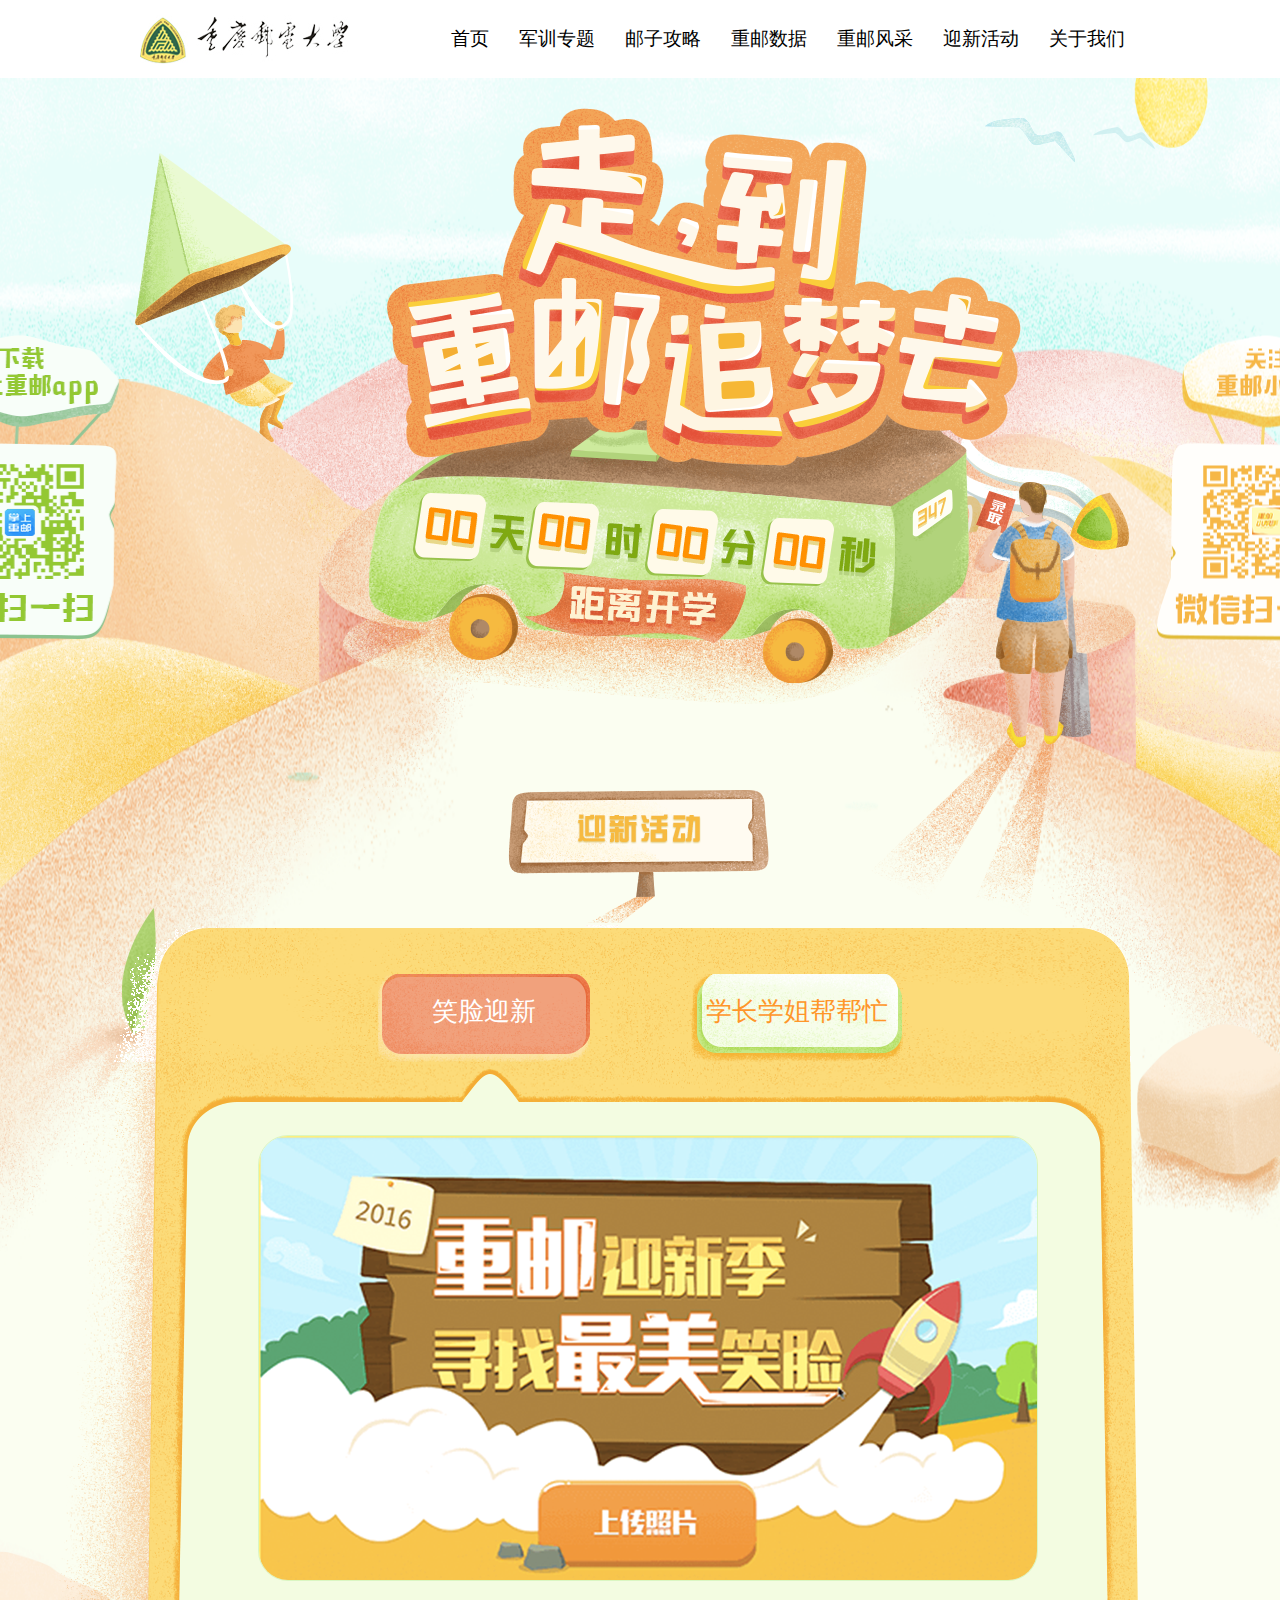
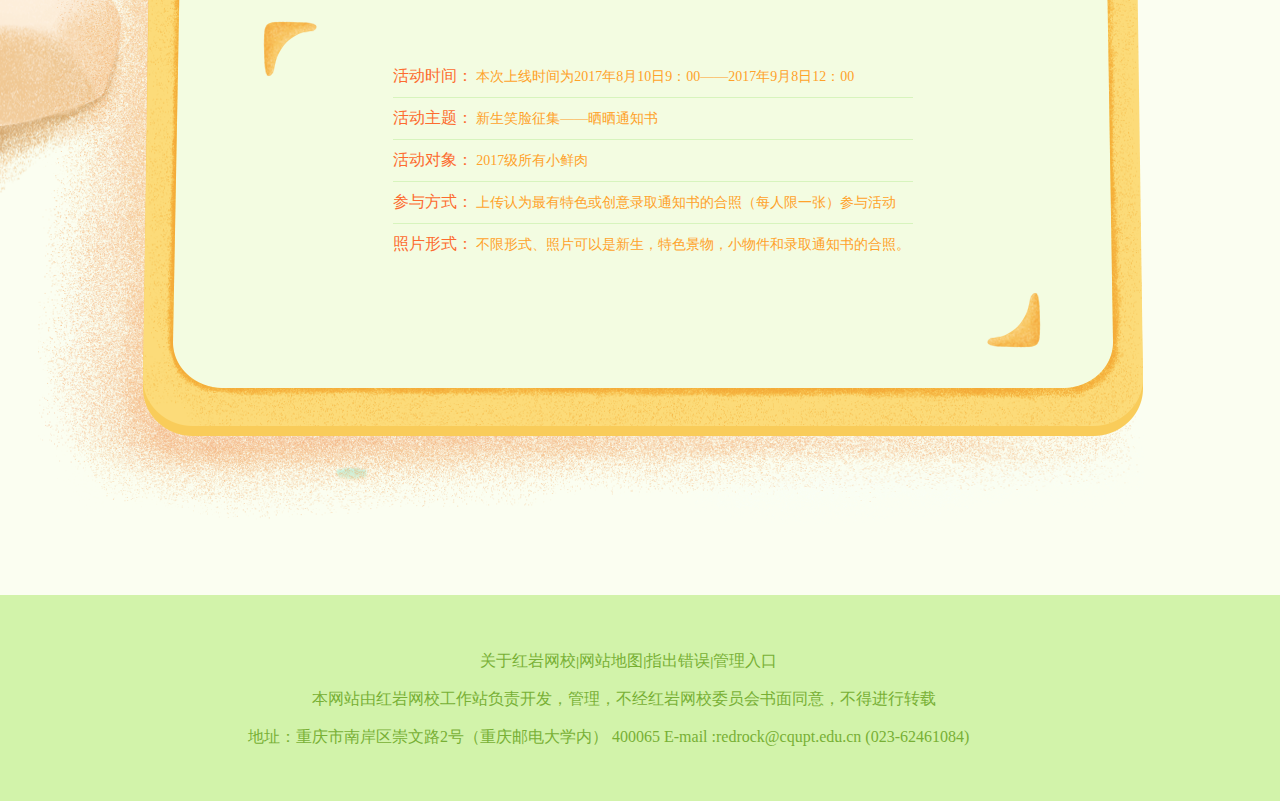
<file: activity.html>
<!DOCTYPE html>
<html>
<head>
    <meta charset="utf-8">
    <title>迎新活动</title>
    <link rel="stylesheet" type="text/css" href="css/activity.css">
</head>
<body>
    <div id="header">
        <div class="header_main">
            <div class="logo">
            <a href="http://www.cqupt.edu.cn/cqupt/index.shtml"><img src="imgs/logo.jpg"></a>
            </div>
            <ul>
                <li><a href="index.html">首页</a></li>
                <li><a href="train.html">军训专题</a></li>
                <li><a href="strategy.html">邮子攻略</a></li>
                <li><a href="data.html">重邮数据</a></li>
                <li><a href="mien.html">重邮风采</a></li>
                <li><a href="activity.html">迎新活动</a></li>
                <li><a href="http://hongyan.cqupt.edu.cn/aboutus/">关于我们</a></li>
            </ul>
        </div>
    </div>
    <div id="main">
        <div class="banner">
            <img src="imgs/fly_people.png" class="people">
            <img src="imgs/banner.png" class="banner_main">
            <img src="imgs/building.png" class="building">
            <img src="imgs/bird.png" class="bird">
            <div class="count_down">
                <span id="day">
                    <img src="imgs/0.png" alt="" id="dayten" class="day1">
                    <img src="imgs/0.png" alt="" id= "dayunit" class="day2">
                </span>
                <span id="hour">
                    <img src="imgs/0.png" alt="" id="hourten" class="hour1">
                    <img src="imgs/0.png" alt="" id="hourunit" class="hour2">
                </span>
                <span id="minute">
                    <img src="imgs/0.png" alt="" id="mten" class="minute1">
                    <img src="imgs/0.png" alt="" id="munit" class="minute2">
                </span>
                <span id="second">
                    <img src="imgs/0.png" alt="" id="sten" class="second1">
                    <img src="imgs/0.png" alt="" id="sunit" class="second2">
                </span>
            </div>
        </div>
        <div id="left_box" class="fly_box">
            <img src="imgs/app.png">
        </div>
        <div id="right_box" class="fly_box">
            <img src="imgs/helper.png">
        </div>
        <div class="activity">
            <div class="mili-box">
                <div class="mili">
                    <div class="mi_activity"></div>
                    <div class="mi_head">
                        <div class="mi_btn_box">
                            <div class="mi_btn1 mi_btn .clearfix">笑脸迎新</div>
                            <div class="mi_btn2 mi_btn .clearfix">学长学姐帮帮忙</div>
                        </div>
                    </div>
                    <div class="mi_mid1">
                        <div class="smile">
                            <div class="smile_top">
                                <img src="imgs/happy_face.png">
                            </div>
                            <div class="smile_bottom">
                                <div class="smile_area">
                                    <span class="smile_bottom_title">活动时间：</span>
                                    <span class="smile_bottom_content">本次上线时间为2017年8月10日9：00——2017年9月8日12：00</span>
                                </div>
                                <div class="smile_area">
                                    <span class="smile_bottom_title">活动主题：</span>
                                    <span class="smile_bottom_content">新生笑脸征集——晒晒通知书</span>
                                </div>
                                <div class="smile_area">
                                    <span class="smile_bottom_title">活动对象：</span>
                                    <span class="smile_bottom_content">2017级所有小鲜肉</span>
                                </div>
                                <div class="smile_area">
                                    <span class="smile_bottom_title">参与方式：</span>
                                    <span class="smile_bottom_content">上传认为最有特色或创意录取通知书的合照（每人限一张）参与活动</span>
                                </div>
                                <div class="smile_area">
                                    <span class="smile_bottom_title">照片形式：</span>
                                    <span class="smile_bottom_content">不限形式、照片可以是新生，特色景物，小物件和录取通知书的合照。</span>
                                </div>
                            </div>
                        </div>
                    </div>
                    <div class="mi_mid2" style="display: none;">
                        <!-- <div class="older_help"></div> -->
                        <div class="mi_tittle">
                            <ul class="classification clearfix">
                                <li class="all">
                                    <div>全部</div>
                                    <div class="underline"></div>
                                </li>
                                <li class="learn">
                                    <div>学习类</div>
                                    <div class="underline"></div>
                                    </li>
                                <li cals>
                                    <div>生活类</div>
                                    <div class="underline"></div>
                                </li>
                                <li>
                                    <div>活动类</div>
                                    <div class="underline"></div>

                                </li>
                                <li>
                                    <div>组织类</div>
                                    <div class="underline"></div>
                                </li>
                                <li class="other">
                                    <div>其他类</div>
                                    <div class="underline"></div>
                                </li>
                            </ul>
                        </div>
                        <div class="paging_box">
                            <div class="question">
                                <div class="content">提问内容</div>
                                <div class="questioner">提问者</div>
                                <div class="time">时间</div>
                            </div>
                            <div class="ul_container">
                                <ul id="ul1"></ul>
                                <ul id="ul2"></ul>
                                <div id="ul3"></div>
                            </div>
                            
                            <div id="div1">

                            </div>
                        </div>

                    </div>
                </div>
            </div>
        </div>
        <div class="grass">
            <img src="imgs/grass1.png">
        </div>
        <div class="go_top">
            <img src="imgs/reset.png" class="reset">
            <img src="imgs/reset_stone.png" class="stone">
        </div>
    </div>
    <div id="footer">
        <div class="footer_main">
            <span class="tongdao"><a href="#">关于红岩网校</a>|<a href="#">网站地图</a>|<a href="#">指出错误</a>|<a href="#">管理入口</a></span>
            <span class="shengming">本网站由红岩网校工作站负责开发，管理，不经红岩网校委员会书面同意，不得进行转载</span>
            <span class="relation">地址：重庆市南岸区崇文路2号（重庆邮电大学内） 400065 E-mail :redrock@cqupt.edu.cn (023-62461084)</span>
        </div>
    </div>
    <script src="js/daojishi.js"></script>
    <script src="js/goTop.js"></script>
    <script src="js/smile.js"></script>
    <script src='js/activity.js'></script>
</body>
</html>
</file>
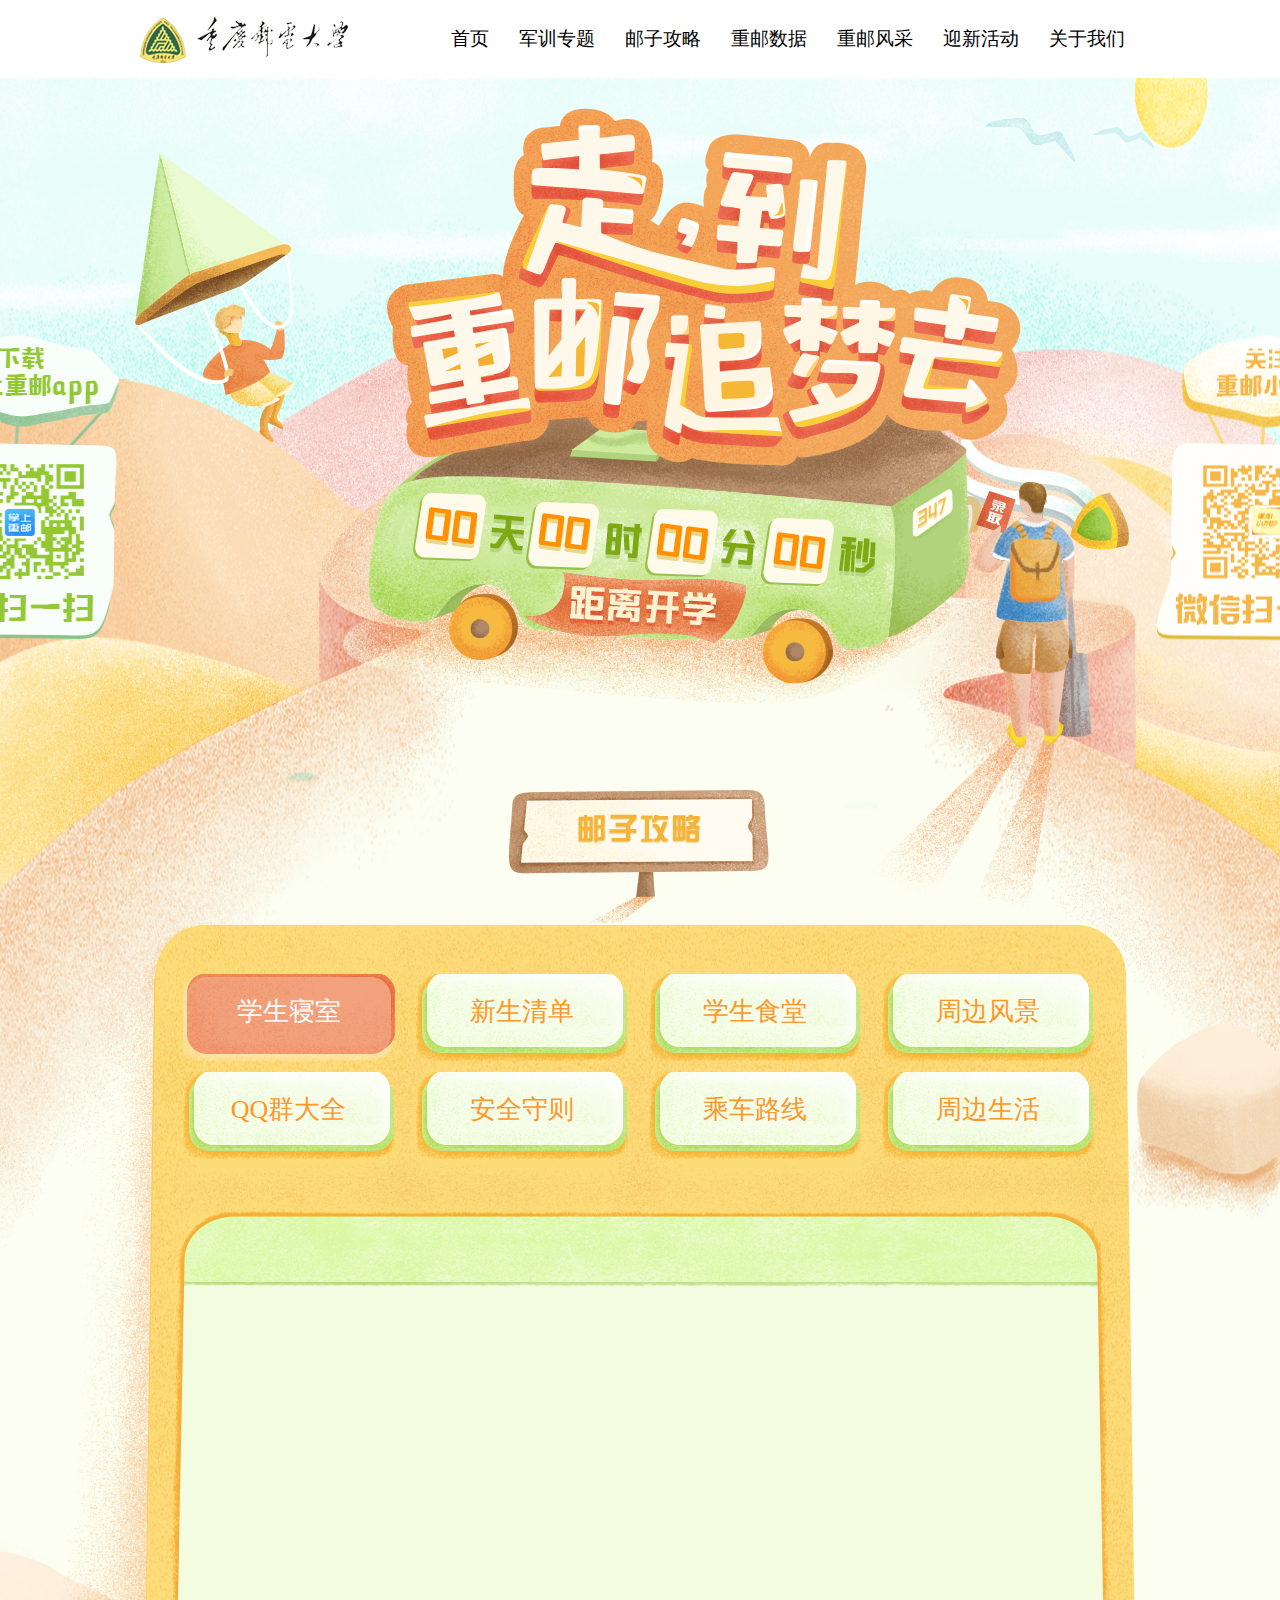
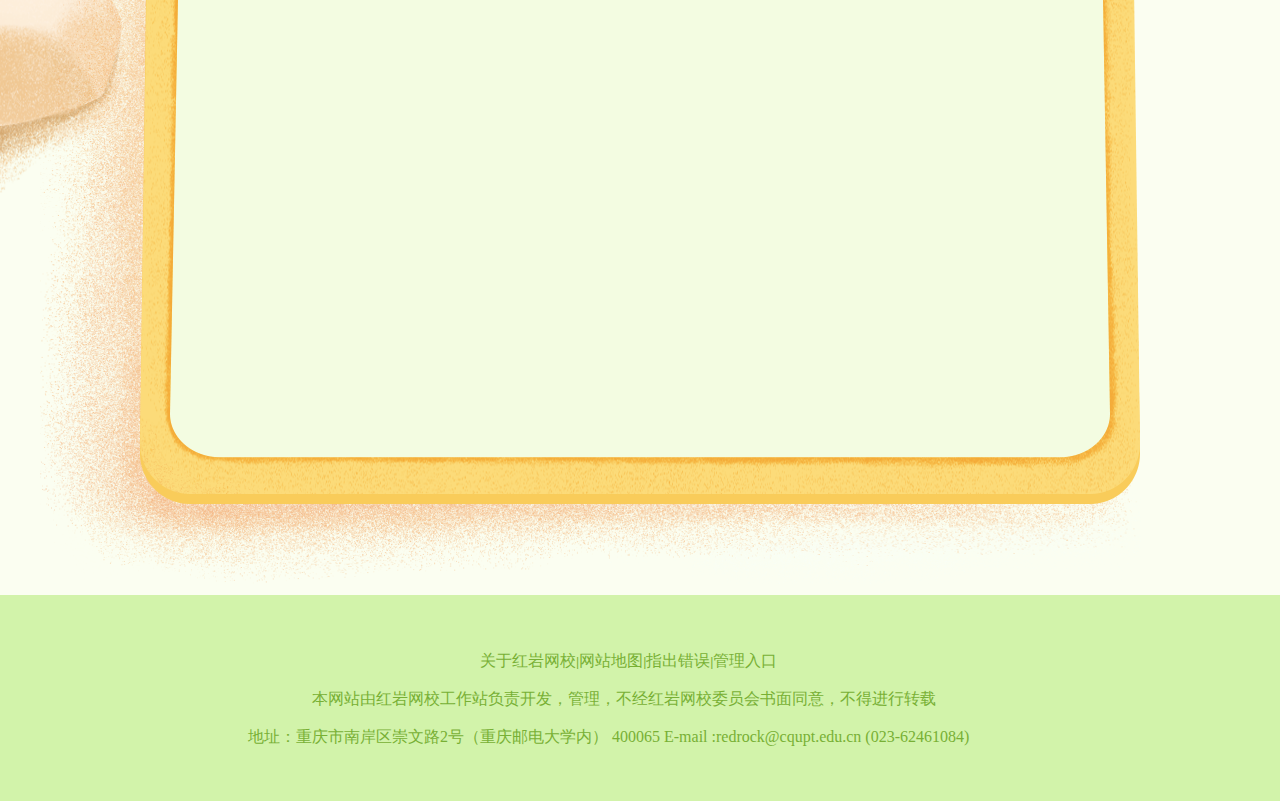
<file: strategy.html>
<!DOCTYPE html>
<html>
<head>
    <meta charset="utf-8">
    <title>邮子攻略</title>
    <link rel="stylesheet" type="text/css" href="css/strategy.css">
</head>
<body>
    <div id="header">
        <div class="header_main">
            <div class="logo">
            <a href="http://www.cqupt.edu.cn/cqupt/index.shtml"><img src="imgs/logo.jpg"></a>
            </div>
            <ul>
                <li><a href="index.html">首页</a></li>
                <li><a href="train.html">军训专题</a></li>
                <li><a href="strategy.html">邮子攻略</a></li>
                <li><a href="data.html">重邮数据</a></li>
                <li><a href="mien.html">重邮风采</a></li>
                <li><a href="activity.html">迎新活动</a></li>
                <li><a href="http://hongyan.cqupt.edu.cn/aboutus/">关于我们</a></li>
            </ul>
        </div>
    </div>
    <div id="main">
        <div class="banner">
            <img src="imgs/fly_people.png" class="people">
            <img src="imgs/banner.png" class="banner_main">
            <img src="imgs/building.png" class="building">
            <img src="imgs/bird.png" class="bird">
            <div class="count_down">
                <span id="day">
                    <img src="imgs/0.png" alt="" id="dayten" class="day1">
                    <img src="imgs/0.png" alt="" id= "dayunit" class="day2">
                </span>
                <span id="hour">
                    <img src="imgs/0.png" alt="" id="hourten" class="hour1">
                    <img src="imgs/0.png" alt="" id="hourunit" class="hour2">
                </span>
                <span id="minute">
                    <img src="imgs/0.png" alt="" id="mten" class="minute1">
                    <img src="imgs/0.png" alt="" id="munit" class="minute2">
                </span>
                <span id="second">
                    <img src="imgs/0.png" alt="" id="sten" class="second1">
                    <img src="imgs/0.png" alt="" id="sunit" class="second2">
                </span>
            </div>
        </div>
        <div id="left_box" class="fly_box">
            <img src="imgs/app.png">
        </div>
        <div id="right_box" class="fly_box">
            <img src="imgs/helper.png">
        </div>
        <div class="strategy">
            <div class="mili-box">
                <div class="mili">
                    <div class="mi_strategy"></div>
                    <div class="mi_main">
                        <div class="mi_btn_box">
                            <div class="mi_btn1 mi_btn .clearfix">学生寝室</div>
                            <div class="mi_btn2 mi_btn  clearfix">新生清单</div>
                            <div class="mi_btn3 mi_btn .clearfix">学生食堂</div>
                            <div class="mi_btn4 mi_btn .clearfix">周边风景</div>
                            <div class="mi_btn5 mi_btn .clearfix">QQ群大全</div>
                            <div class="mi_btn6 mi_btn .clearfix">安全守则</div>
                            <div class="mi_btn7 mi_btn .clearfix">乘车路线</div>
                            <div class="mi_btn8 mi_btn .clearfix">周边生活</div>
                        </div>
                    </div>
                    <div class="mi_mid1">
                        
                    </div>
                    <div class="mi_mid2" style="display: none;">
                        <div class="qingdan">
                            <span class="qingdan_title">报道时间：</span>
                            <span class="qingdan_main">本科新生2017年9月14、15日报道</span>
                        </div>
                        <div class="qingdan">
                            <span class="qingdan_title">报到地点：</span>
                            <span class="qingdan_main">重庆邮电大学风雨操场</span>
                        </div>
                        <div class="qingdan">
                            <span class="qingdan_title">新生必带：</span>
                            <span class="qingdan_main">自带同版近期照片共15张（要求光面相纸洗印，白底一寸，半神，正脸，免冠大头照片），新生档案，党团关系证明，户口本（需要迁户口的同学携带），录取通知书，高考准考证，身份证以及身份证（复印件多复印几份，多复印几份，虽然学校并未做要求），银行卡（缴学费）,少量现金。</span>
                        </div>
                        <div class="qingdan">
                            <span class="qingdan_title">洗护用品：</span>
                            <span class="qingdan_main">男生的剃须刀，女生的护肤品（男生也可以适当准备一些），日常洗漱需要的物品（诸如牙膏牙刷，毛巾，沐浴露，盆桶一以及洗衣物所需要的洗衣液，刷子等等。</span>
                        </div>
                        <div class="qingdan">
                            <span class="qingdan_title">衣物方面：</span>
                            <span class="qingdan_main">四季的外套、袜子等等（要是重庆本地的同学或者是经常回家的同学非当季的衣物可以不用携带），各种四晾衣物的工具（如衣叉，衣架等等）。蚊帐（根据个人喜好，也可以采用驱蚊液，这样就可以不挂蚊帐），一些基本的床上用品（枕头，被子等，被单最好准备两张，枕套同样如此），凉席（有了空调你也许会忘掉它），遮光帘（根据个人情况，要是对灯光比较敏感，建议准备），一些日常使用的药品（感冒药，创可贴之类的），台灯，还有各类寝室神器（这些就根据自己的实际需要进行添置）。</span>
                        </div>
                        <div class="qingdan">
                            <span class="qingdan_title">个人物品：</span>
                            <span class="qingdan_main">电脑（笔记本最宜，其他的数码产品根据自己的情况进行添置），以及一些学习物品（签字笔，笔记本等等），台灯，水杯等等。</span>
                        </div>
                    </div>
                    <div class="mi_mid3" style="display: none;">
                        
                    </div>
                    <div class="mi_mid4" style="display: none;">
                        
                    </div>
                    <div class="mi_mid5" style="display: none;">
                        <div class="qq">
                            <div class="qun">
                                <div class="xinshengqun">
                                    <div class="qun_title">
                                        新生群
                                    </div>
                                    <div class="qun_main">
                                        <div class="qun_main_left">
                                            <span>2017贴吧新生总群：636208141</span>
                                            <span>通信与信息工程学院：498167991</span>
                                            <span>计算机与科学技术学院：638612170</span>
                                            <span>自动化学院：574872113</span>
                                            <span>光电学院 国际半导体学院：636449199</span>
                                            <span>外国语学院：333094013</span>
                                            <span>传媒艺术学院：527468298</span>
                                            <span>国际学院：17443276</span>
                                            <span>2017级重邮编导交流群：277821038</span>
                                            <span>先进制造学院：563565394.</span>
                                        </div>
                                        <div class="qun_main_right">
                                            <span>生物学院：637402699</span>
                                            <span>生物2017级新生群：654028289</span>
                                            <span>信息管理和信息系统：362192309</span>
                                            <span>经济管理学院： 545772871</span>
                                            <span>工程管理：552540368</span>
                                            <span>软件工程学院：482656306</span>
                                            <span>安法学院院学生会认证官方新生群：162240404</span>
                                            <span>安法学院新生群：615223073</span>
                                            <span>理学院：575159267</span>
                                            <span>体育学院：649510732</span>
                                        </div>
                                    </div>
                                </div>
                                <div class="laoxiangqun">
                                    <div class="qun_title">
                                        老乡群
                                    </div>
                                    <div class="qun_main">
                                        <div class="qun_main_left">
                                            <span>贵州2017：601631814</span>
                                            <span>河北： 548535234</span>
                                            <span>安徽： 562487104</span>
                                            <span>辽宁： 134489031</span>
                                            <span>河南： 310222276</span>
                                            <span>河南： 251311309</span>
                                            <span>河南安阳： 116198098</span>
                                            <span>山东： 384043802</span>
                                            <span>江苏： 123736116</span>
                                            <span>黑龙江： 316348915</span>
                                            <span>潮汕： 4958681</span>
                                            <span>江西： 3889855</span>
                                            <span>江西上饶： 476426072</span>
                                            <span>浙江： 247010642</span>
                                            <span>广西贵港： 5819894</span>
                                            <span>广西南宁： 16026851</span>
                                            <span>广西： 9651531</span>
                                            <span>广西柳州： 7045893</span>
                                            <span>广东： 113179139</span>
                                            <span>广东韶关： 66484867</span>
                                            <span>广东惠州： 213337022</span>
                                            <span>山西： 119738941</span>
                                            <span>海南： 9334029</span>
                                            <span>福建： 173210510</span>
                                            <span>吉林： 118060379</span>
                                            <span>云南宣威： 211910023</span>
                                            <span>云南玉溪： 256581906</span>
                                            <span>云南曲靖： 117499346</span>
                                            <span>云南： 548640416</span>
                                            <span>云南老乡会（包括云南各地）官方群： 42052111</span>
                                            <span>天津： 8690505</span>
                                            <span>湖北恩施： 179765240</span>
                                            <span>湖北： 33861584</span>
                                            <span>湖北黄冈老乡群： 181704337</span>
                                            <span>湖南： 204491110</span>
                                        </div>
                                        <div class="qun_main_right">
                                            <span>重庆梁平： 85423833</span>
                                            <span>重庆忠县： 115637967</span>
                                            <span>重庆铜梁： 198472776</span>
                                            <span>重庆大足： 462534986</span>
                                            <span>重庆开县： 5657168</span>
                                            <span>重庆荣昌： 149452192</span>
                                            <span>重庆永川： 467050041</span>
                                            <span>重庆丰都： 343292119</span>
                                            <span>重庆涪陵： 199748999</span>
                                            <span>重庆云阳： 118971621</span>
                                            <span>重庆璧山： 112571803</span>
                                            <span>重庆石柱： 289615375</span>
                                            <span>重庆彭水： 283978475</span>
                                            <span>重庆南川： 423494314</span>
                                            <span>重庆长寿： 69124125</span>
                                            <span>重庆垫江 307233230</span>
                                            <span>重庆合川： 226325326</span>
                                            <span>重庆荣昌： 149452192</span>
                                            <span>重庆綦江： 109665788</span>
                                            <span>重庆奉节： 50078959</span>
                                            <span>重庆铜梁： 198472776</span>
                                            <span>重庆黔江： 102897346</span>
                                            <span>重庆万州： 469527984</span>
                                            <span>重庆巫溪： 143884210</span>
                                            <span>重庆巫山： 129440237</span>
                                            <span>四川简阳： 570320904</span>
                                            <span>四川大群： 148985246   142604890</span>
                                            <span>四川成都： 298299346</span>
                                            <span>四川自贡： 444020511</span>
                                            <span>四川绵阳： 191653502</span>
                                            <span>陕西： 193388613</span>
                                            <span>新疆： 248052400</span>
                                            <span>青海： 282597612</span>
                                            <span>北京： 143833720</span>
                                            <span>甘肃美术老乡： 578076400</span>
                                            <span>甘肃： 155724412</span>
                                        </div>
                                    </div>
                                </div>
                                <div class="loudong">
                                    <div class="qun_title">
                                        
                                    </div>
                                    <div class="qun_main">
                                        
                                    </div>
                                </div>
                            </div>
                        </div>
                        <div class="scroll_w">
                            <div class="scroll">   
                            </div>
                        </div>
                    </div>
                    <div class="mi_mid6" style="display: none;">
                        <div class="anquan1">
                            <span class="anquan_title">防止上当：</span>
                            <span class="anquan_main">一些不法分子利用新生刚入学不熟悉的情况，以老师，学长或者老乡的身份骗取新生信任，然后以代费、减免学费等多种方式进行诈骗。</span>
                        </div>
                        <div class="anquan1">
                            <span class="anquan_title">现金适当：</span>
                            <span class="anquan_main">不携带过多现金。数额较大的现金应该及时存入银行，存折、银行卡、身份证尽量分开放；使用银行卡要谨慎以防密码泄露。</span>
                        </div>
                        <div class="anquan1">
                            <span class="anquan_title">拒绝推销：</span>
                            <span class="anquan_main">拒绝上门推销。许多不法分子以到寝室推销为名进行诈骗或盗窃，如若发现上门推销人员，应该及时报告宿管人员或者保卫处。</span>
                        </div>
                        <div class="anquan1">
                            <span class="anquan_title">注意防盗：</span>
                            <span class="anquan_main">室内注意防盗。要保管好自己的笔记本电脑、手机等贵重物品，不要将其随意放置，以免被“顺手牵羊”。</span>
                        </div>
                        <div class="anquan1">
                            <span class="anquan_title">消防安全：</span>
                            <span class="anquan_main">注意消防安全。爱护消防设施，寝室内不违章使用大功率电器。</span>
                        </div>
                        <div class="anquan1 anquan">
                            <span class="anquan_title">交通安全：</span>
                            <span class="anquan_main">注意交通安全。不乘坐“黑车”和存在安全隐患的车辆。</span>
                        </div>
                        <div class="anquan2">
                            <img src="imgs/question_mark.png"><span>遇到情况及时与公安机关联系。在遇到不法侵害时，要及时与公安机关（110）或者学校保卫处联系（62461018,62460110）</span>
                        </div>
                    </div>
                    <div class="mi_mid7" style="display: none;">
                        <div class="chengche">
                            <span class="che_title">迎新接站：</span>
                            <span class="che_main">报道期间，我校将在重庆火车北站南、北广场设新生接待站，有同学负责引导新生到指定地点乘车。</span>
                        </div>
                        <div class="chengche">
                            <span class="che_title">重庆江北机场（距离学校约40公里）：</span>
                            <span class="che_main">可乘机场大巴至上清寺后转乘108路公交车至南坪，再转乘346或347路公交车到学校；或乘轻轨三号线到南坪，再转乘346或347路公交车到学校；直接打车到校费用约为70元；</span>
                        </div>
                        <div class="chengche">
                            <span class="che_title">龙头寺火车站、重庆北站（距离学校约20公里）：</span>
                            <span class="che_main">乘323路或168路公交车至南坪，转乘346或347路公交车至学校：或乘轻轨三号线到南坪，再转乘346或347路公交车到学校；直接打车到校费用约40元；</span>
                        </div>
                        <div class="chengche">
                            <span class="che_title">菜园坝火车站、汽车站（距离学校约12公里）：</span>
                            <span class="che_main">可在菜园坝广场乘347路公交车至学校；直接打车到校费用约为25元；</span>
                        </div>
                        <div class="chengche">
                            <span class="che_title">朝天门码头（距离学校约9公里）：</span>
                            <span class="che_main">可乘车至南坪后转乘346或347路公交车至学校；直接打车到校费用约为20元。</span>
                        </div>
                    </div>
                    <div class="mi_mid8" style="display: none;">
                        
                    </div>
                </div>
            </div>
        </div>
        <div class="grass">
            <img src="imgs/grass1.png">
        </div>
        <div class="go_top">
            <img src="imgs/reset.png" class="reset">
            <img src="imgs/reset_stone.png" class="stone">
        </div>
    </div>
    <div id="footer">
        <div class="footer_main">
            <span class="tongdao"><a href="#">关于红岩网校</a>|<a href="#">网站地图</a>|<a href="#">指出错误</a>|<a href="#">管理入口</a></span>
            <span class="shengming">本网站由红岩网校工作站负责开发，管理，不经红岩网校委员会书面同意，不得进行转载</span>
            <span class="relation">地址：重庆市南岸区崇文路2号（重庆邮电大学内） 400065 E-mail :redrock@cqupt.edu.cn (023-62461084)</span>
        </div>
    </div>
    <script src="js/strategy.js"></script>
    <script src="js/daojishi.js"></script>
    <script src="js/goTop.js"></script>
</body>
</html>
</file>
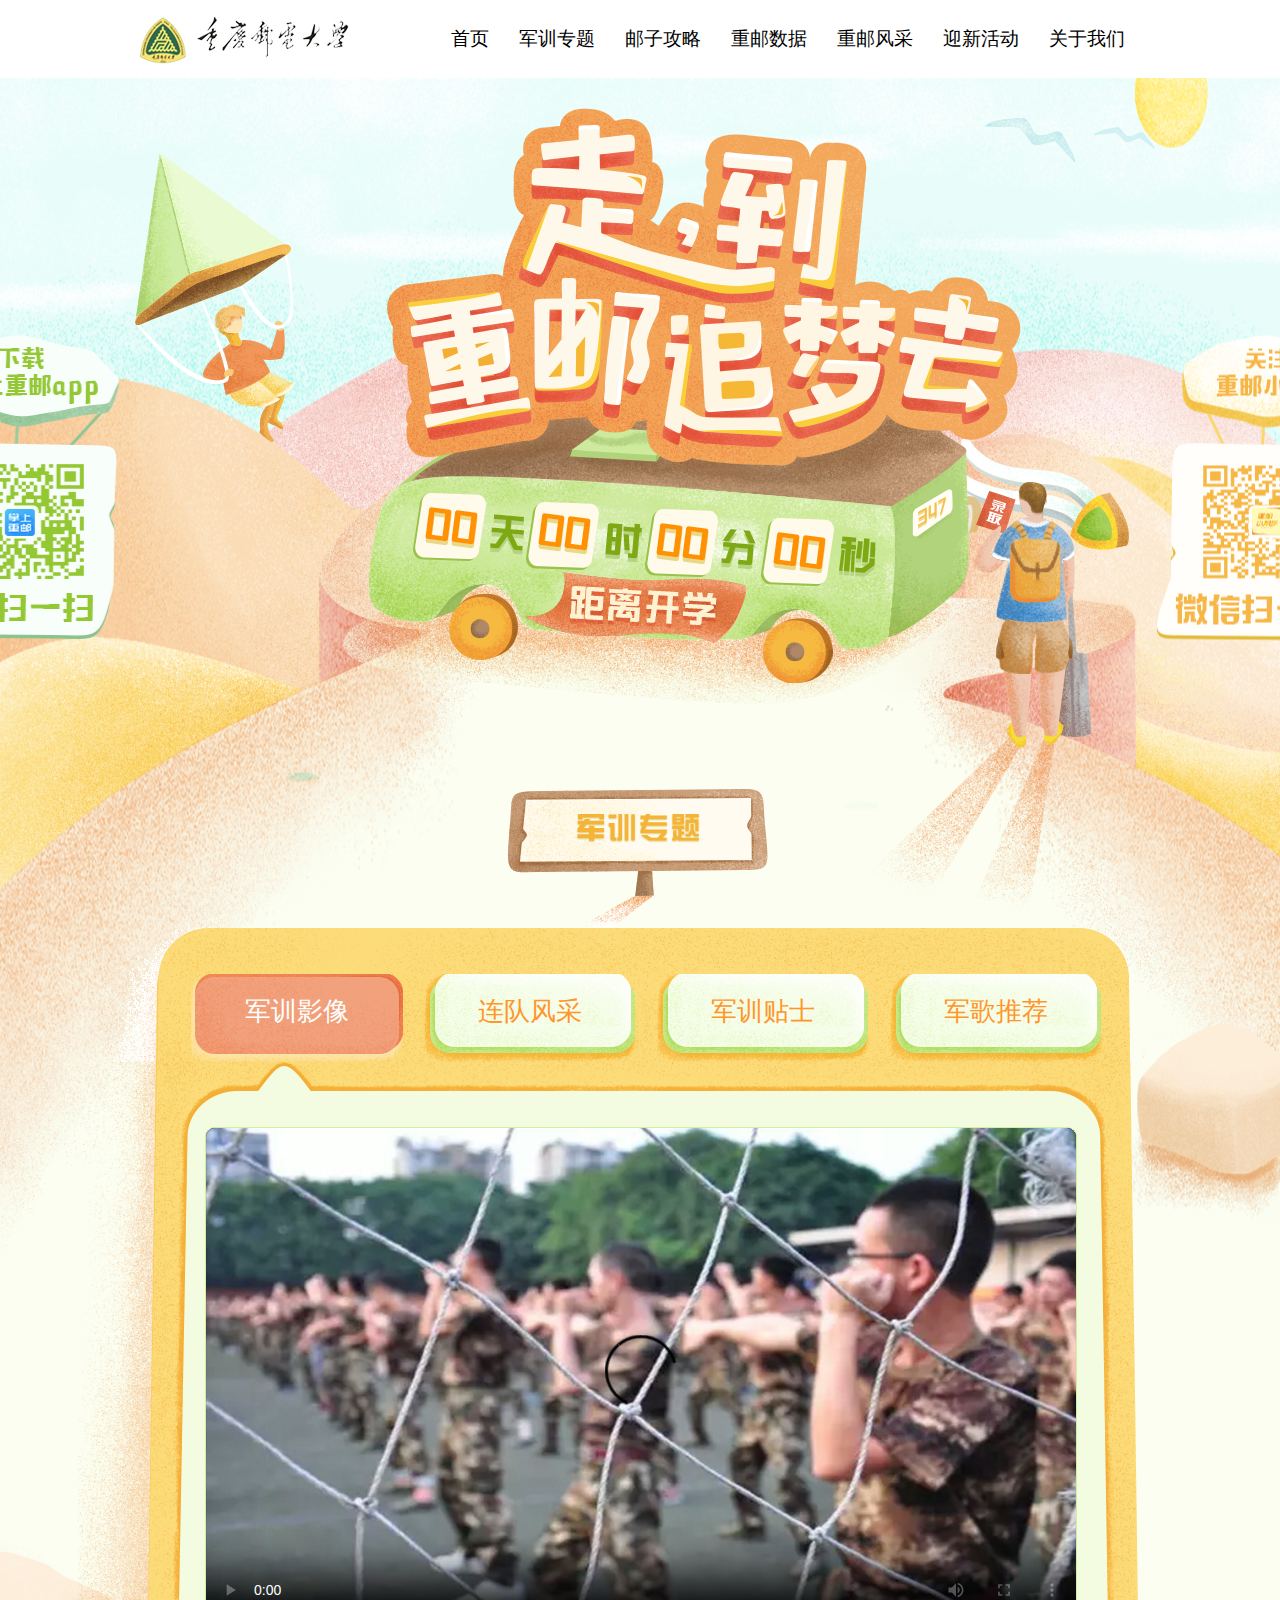
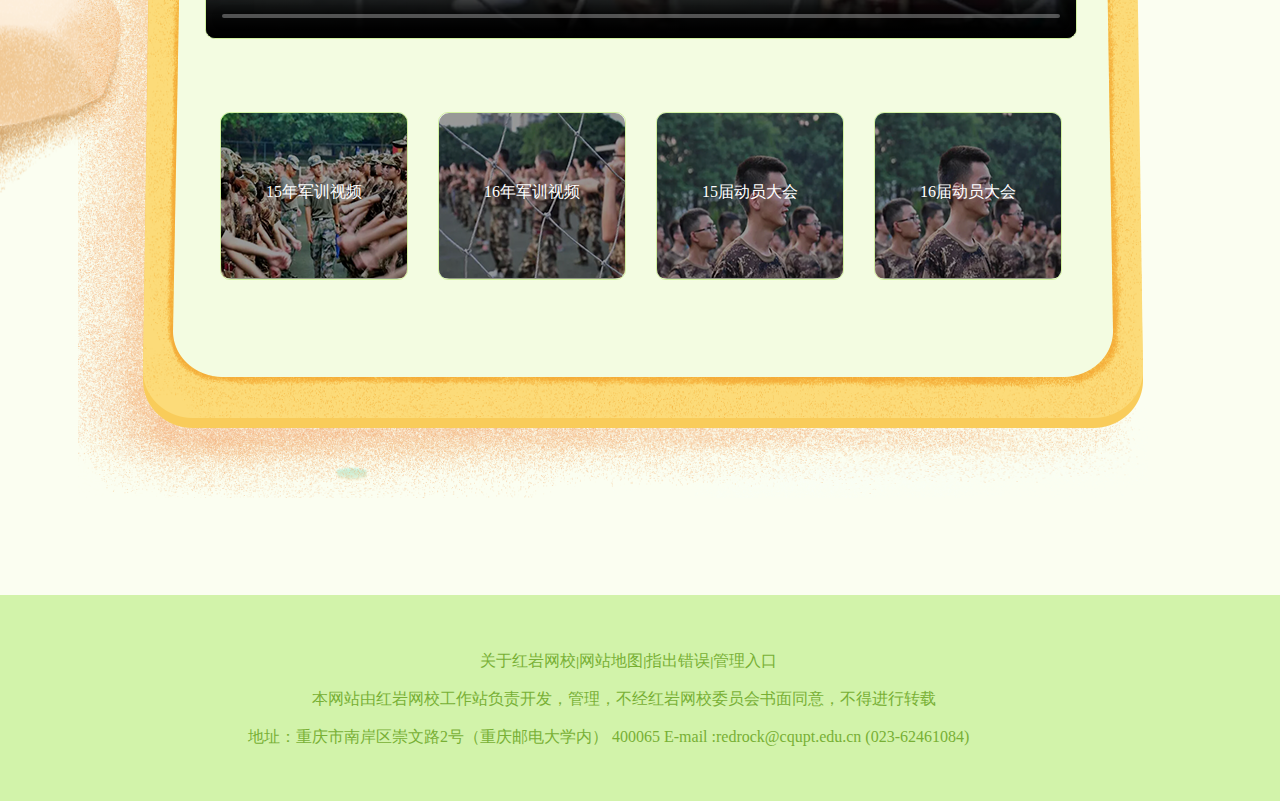
<file: train.html>
<!DOCTYPE html>
<html>
<head>
    <meta charset="utf-8">
    <title>军训专题</title>
    <link rel="stylesheet" type="text/css" href="css/train.css">
</head>
<body> 
    <div id="header">
        <div class="header_main">
            <div class="logo">
            <a href="http://www.cqupt.edu.cn/cqupt/index.shtml"><img src="imgs/logo.jpg"></a>
            </div>
            <ul>
                <li><a href="index.html">首页</a></li>
                <li><a href="train.html">军训专题</a></li>
                <li><a href="strategy.html">邮子攻略</a></li>
                <li><a href="data.html">重邮数据</a></li>
                <li><a href="mien.html">重邮风采</a></li>
                <li><a href="activity.html">迎新活动</a></li>
                <li><a href="http://hongyan.cqupt.edu.cn/aboutus/">关于我们</a></li>
            </ul>
        </div>
    </div>
    <div id="main">
        <div class="banner">
            <img src="imgs/fly_people.png" class="people">
            <img src="imgs/banner.png" class="banner_main">
            <img src="imgs/building.png" class="building">
            <img src="imgs/bird.png" class="bird">
            <div class="count_down">
                <span id="day">
                    <img src="imgs/0.png" alt="" id="dayten" class="day1">
                    <img src="imgs/0.png" alt="" id= "dayunit" class="day2">
                </span>
                <span id="hour">
                    <img src="imgs/0.png" alt="" id="hourten" class="hour1">
                    <img src="imgs/0.png" alt="" id="hourunit" class="hour2">
                </span>
                <span id="minute">
                    <img src="imgs/0.png" alt="" id="mten" class="minute1">
                    <img src="imgs/0.png" alt="" id="munit" class="minute2">
                </span>
                <span id="second">
                    <img src="imgs/0.png" alt="" id="sten" class="second1">
                    <img src="imgs/0.png" alt="" id="sunit" class="second2">
                </span>
            </div>
        </div>
        <div id="left_box" class="fly_box">
            <img src="imgs/app.png">
        </div>
        <div id="right_box" class="fly_box">
            <img src="imgs/helper.png">
        </div>
        <div class="train">
            <div class="mili-box">
                <div class="mili">
                    <div class="mi_train"></div>
                    <div class="mi_head">
                        <div class="mi_btn_box">
                            <div class="mi_btn1 mi_btn .clearfix">军训影像</div>
                            <div class="mi_btn2 mi_btn .clearfix">连队风采</div>
                            <div class="mi_btn3 mi_btn .clearfix">军训贴士</div>
                            <div class="mi_btn4 mi_btn .clearfix">军歌推荐</div>
                        </div>
                    </div>
                    <div class="mi_mid1">
                        <div class="video">
                            <video width="870x" height="510px" controls="controls" poster='imgs/preload1.png' data-setup='{"aspectRatio":"870:510"}'>
                                <source src="https://vjs.zencdn.net/v/oceans.mp4" type='video/mp4' />
                                <source src="https://vjs.zencdn.net/v/oceans.webm" type='video/webm'/>
                            </video>
                        </div>
                        <div class="video_list">
                            <ul>
                                <li>
                                    <span class="list_title">15年军训视频</span>
                                    <div class="zhezhao"></div>
                                    <img src="imgs/video_list1.png">
                                </li>
                                <li>
                                    <span class="list_title">16年军训视频</span>
                                    <div class="zhezhao"></div>
                                    <img src="imgs/video_list2.png">
                                </li>
                                <li>
                                    <span class="list_title">15届动员大会</span>
                                    <div class="zhezhao"></div>
                                    <img src="imgs/video_list3.png">
                                </li>
                                <li>
                                    <span class="list_title">16届动员大会</span>
                                    <div class="zhezhao"></div>
                                    <img src="imgs/video_list4.png">
                                </li>
                            </ul>
                        </div>
                    </div>
                    <div class="mi_mid2" style="display: none;">
                        <div id="fc_box">
                            <div class="fc_head">
                                <div class="leftArrow"></div>
                                <div class="fc_head_title">五营</div>
                                <div class="rightArrow"></div>
                            </div>
                            <div class="fc_mid">
                                <ul class="fc_content clearfix" style="left: 0;">
                                    <li class="fc_li">
                                        <ul class=".clearfix">
                                            <li class="row1">
                                                <div class="row_wrap"></div>
                                                <div class="semi-circle">
                                                    <p>二连一排</p>
                                                </div>
                                            </li>
                                            <li class="row2">
                                                 <div class="row_wrap"></div>
                                                 <div class="semi-circle">
                                                     <p>二连一排</p>
                                                 </div>
                                            </li>
                                            <li class="row3">
                                                 <div class="row_wrap"></div>
                                                 <div class="semi-circle">
                                                     <p>二连一排</p>
                                                 </div>
                                            </li>
                                            <li class="row4">
                                                 <div class="row_wrap"></div>
                                                 <div class="semi-circle">
                                                     <p>二连一排</p>
                                                 </div>
                                            </li>
                                            <li class="fc_pic row5">
                                                <div class="row_wrap"></div>
                                                <div class="semi-circle">
                                                    <p>二连一排</p>
                                                </div>
                                            </li>
                                            <li class="row6">
                                                <div class="row_wrap"></div>
                                                <div class="semi-circle">
                                                    <p>二连一排</p>
                                                </div>
                                            </li>
                                            <li class="row7">
                                                <div class="row_wrap"></div>
                                                <div class="semi-circle">
                                                    <p>二连一排</p>
                                                </div>
                                            </li>
                                            <li class="row8">
                                                <div class="row_wrap"></div>
                                                <div class="semi-circle">
                                                    <p>二连一排</p>
                                                </div>
                                            </li>
                                            <li class="row9">
                                                <div class="row_wrap"></div>
                                                <div class="semi-circle">
                                                    <p>二连一排</p>
                                                </div>
                                            </li>
                                           <!--  <li class="row"></li>
                                            <li></li>
                                            <li></li> -->
                                        </ul>
                                    </li>
                                    <!-- <li class="fc_li2"></li>
                                    <li class="fc_li3">3</li>
                                    <li class="fc_li4">4</li>
                                    <li class="fc_li5">5</li> -->
                                </ul>
                            </div>
                            <div class="fc_bar">
                                <div class="fc_scroll"></div>
                            </div>
                        </div>
                    </div>
                    <div class="mi_mid3" style="display: none;">
                        <ul class="mid3_title">
                            <li>
                                <span class="small_title xunlian active1">训练内容</span>
                                <span class="underline underline1 active2"></span>
                            </li>
                            <li>
                                <span class="small_title zhishi">军训知识</span>
                                <span class="underline underline2"></span>
                            </li>
                            <li>
                                <span class="small_title jilv">军训纪律</span>
                                <span class="underline underline3"></span>
                            </li> 
                        </ul>
                        <div class="content">
                            <div class="content_area">
                            <span class="content_title">齐步练习：</span>
                            <span class="content_main">齐步走通常是部队的训练内容，但现在随着军训的普及，“齐步走”正融入到我们的日常生活之中，由于齐步走不仅能够塑造人的良好体型，提高服从意识，所以对齐步走得训练越来越多。</span>
                            </div>
                            <div class="content_area">
                                <span class="content_title">踢正步：</span>
                                <span class="content_main">齐步走通常是部队的训练内容，但现在随着军训的普及，“齐步走”正融入到我们的日常生活之中，由于齐步走不仅能够塑造人的良好体型，提高服从意识，所以对齐步走得训练越来越多。</span>
                            </div>
                            <div class="content_area">
                                <span class="content_title">历年拉练：</span>
                                <span class="content_main">齐步走通常是部队的训练内容，但现在随着军训的普及，“齐步走”正融入到我们的日常生活之中，由于齐步走不仅能够塑造人的良好体型，提高服从意识，所以对齐步走得训练越来越多。</span>
                            </div>
                            <div class="content_area">
                                <span class="content_title">消防演练：</span>
                                <span class="content_main">齐步走通常是部队的训练内容，但现在随着军训的普及，“齐步走”正融入到我们的日常生活之中，由于齐步走不仅能够塑造人的良好体型，提高服从意识，所以对齐步走得训练越来越多。</span>
                            </div>
                            <div class="content_area">
                                <span class="content_title">军体拳：</span>
                                <span class="content_main">齐步走通常是部队的训练内容，但现在随着军训的普及，“齐步走”正融入到我们的日常生活之中，由于齐步走不仅能够塑造人的良好体型，提高服从意识，所以对齐步走得训练越来越多。</span>
                            </div>
                            <div class="content_area">
                                <span class="content_title">手语操：</span>
                                <span class="content_main">齐步走通常是部队的训练内容，但现在随着军训的普及，“齐步走”正融入到我们的日常生活之中，由于齐步走不仅能够塑造人的良好体型，提高服从意识，所以对齐步走得训练越来越多。</span>
                            </div>
                            <div class="content_area">
                                <span class="content_title">分列式：</span>
                                <span class="content_main">齐步走通常是部队的训练内容，但现在随着军训的普及，“齐步走”正融入到我们的日常生活之中，由于齐步走不仅能够塑造人的良好体型，提高服从意识，所以对齐步走得训练越来越多。</span>
                            </div>
                            <div class="content_area">
                                <span class="content_title">武术：</span>
                                <span class="content_main">齐步走通常是部队的训练内容，但现在随着军训的普及，“齐步走”正融入到我们的日常生活之中，由于齐步走不仅能够塑造人的良好体型，提高服从意识，所以对齐步走得训练越来越多。</span>
                            </div>
                        </div>
                        <div class="knowledge" style="display: none;">
                            <div class="knowledge_kn1">
                                <div class="knowledge_kn2">
                                    <div class="knowledge_area">
                                        <span  class="knowledge_title">
                                            饮食篇
                                        </span>
                                        <span class="knowledge_main">
                                            <p>1.早餐一定要吃好，午餐一定要吃饱，晚餐要吃得适宜。军训时饭量会增大，不想发胖的妹子在晚饭时一定要管好自己的嘴巴；由于天气比较炎热，也会有一些同学吃不下饭，建议多少吃点，军训体力消耗很大，以免身体不适。</p>
                                            <span></span>
                                            <p>2.多吃富含多种维生素的水果蔬菜，可以淡化黑色素，在一定程度上起到美白的效果。</p>
                                            <span></span>
                                            <p>3.饮用水、运动饮料（军训期间会大量流汗，适量补充水分很重要，建议可以喝一些葡萄糖水）</p>
                                            <span></span>
                                            <p>4.少吃冰的东西（军训期间天气会比较炎热，降暑很有必要，但是要少吃冰的东西，以免引起肠胃的不舒服。）</p>
                                            <span></span>
                                        </span>
                                    </div>
                                    <div class="knowledge_area">
                                        <span  class="knowledge_title">
                                            防晒篇
                                        </span>
                                        <span class="knowledge_main">
                                            <p>1.军训防晒是最重要的环节，不管是男生还是女生，都一定要注意防晒，因为防晒不仅是要防晒，更是要防晒伤。</p>
                                            <span></span>
                                            <p>2.防晒霜、防晒喷雾(最好买SPF50、PA+++的，SPF是防晒黑指数，PA是防晒伤指数，军训时长时间在烈日下暴晒，用指数高的比较适宜。出门前半个小时就要涂，因为防晒霜也要时间吸收。可以随身携带防晒霜，军训时出汗多，可以定时补涂一次。防晒霜的涂抹位置最好是脸部、脖子以及所有穿上军训服后能够漏出来的地方。）</p>
                                            <span></span>
                                            <p>3.湿纸巾、吸油面纸（擦汗必备，擦完脸再涂上防晒霜。）</p>
                                            <span></span>
                                            <p>4.润唇膏(可选择一些带有防晒指数的。)</p>
                                            <span></span>
                                            <p>5.晒后修复(可以用芦荟胶或大瓶化妆水做水膜，也可以直接敷保湿面膜。)</p>
                                            <span></span>
                                        </span>
                                    </div>
                                    <div class="knowledge_area">
                                        <span class="knowledge_title">
                                            药品篇
                                        </span>
                                        <span class="knowledge_main">
                                            <p>1.防暑药（藿香正气水等）</p>
                                            <span></span>
                                            <p>2.花露水、驱蚊水（晚上军训时会有一些蚊虫，备上以防止叮咬。）</p>
                                            <span></span>
                                            <p>3.风油精(提神醒脑。军训时需要早起，有些同学可能会睡眠不足，可以起到提神的功效。此外，风油精也会让人觉得特别清凉。)</p>
                                            <span></span>
                                            <p>4.维C片、维E片(补充维生素，淡化黑色素，美白皮肤。)</p>
                                            <span></span>
                                            <p>5.创可贴、棉签、碘伏(创可贴要随身带几枚，以备不时之需。)</p>
                                            <span></span>
                                        </span>
                                    </div>
                                    <div class="knowledge_area">
                                        <span class="knowledge_title">
                                            其他
                                        </span>
                                        <span class="knowledge_main">
                                            <p>吸汗速干衣（有的军训服是不吸汗的，穿一件吸汗速干衣作为打底衫会舒服一点。）</p>
                                            <span></span>
                                            <p>2.发绳、发卡(军训时注重仪容仪表，长头发需要绑起来，刘海需要别起来，另外发卡也是卡帽子神器。)</p>
                                            <span></span>
                                            <p>3.厚鞋垫、卫生巾（军训发的鞋子会有点硬，大家请备好厚鞋垫或是垫鞋子的卫生巾。卫生巾可以吸汗，垫着也会更软一点，鞋子穿着了，站军姿、踢正步时会更有力量呐。）</p>
                                            <span></span>
                                            <p>4.运动袜（舒适、吸汗。另外，参加走方阵的同学按要求要穿深色的袜子。）</p>
                                            <span></span>
                                            <p>5.零钱（随身带零钱，以备不时之需。）</p>
                                            <span></span>
                                            <p>6.泡脚（军训训练强度会比较大，用热水泡脚既解乏，又利于睡眠。）</p>
                                            <span></span>
                                        </span>
                                    </div>
                                </div>
                            </div>
                            <div class="scroll_w">
                                <div class="scroll">   
                                </div>
                            </div>
                        </div>
                        <div class="discipline" style="display: none;">
                            <div class="discipline_di1">
                                <div class="discipline_di2">
                                    <div class="discipline_area">
                                        <span class="discipline_title">
                                            一、关于军训期间请销假的规定
                                        </span>
                                        <span class="discipline_main">
                                            <p>1.军训期间请假遵循一事一请假的原则，无特殊事由不得请假；</p>
                                            <p>2.学生在军训场上感到不适，可直接通过“打报告”的形式向教官请假，在训练场边暂时休息；</p>
                                            <p>3.请假半天以下的由军训排排长经商辅导员同意后批准；</p>
                                            <p>4.请假半天以上，3天以下的，由学生本人提出书面申请（请假条见附页），经辅导员签字后报校武装部审批，并由学生本人将审批后的申请交军训排排长实施；</p>
                                            <p>5.请假3天以上的需报请军训师领导同意；</p>
                                            <p>6.请假须外出的，须详细说明原因，并定期向辅导员报告动态；</p>
                                            <p>7.请假时间累计原则上不得超过军训时间的1/3（即5天）；</p>
                                            <p>8.如有其他特殊原因请假超过5天的，须专门报请军训师批准。</p>
                                        </span>
                                    </div>
                                    <div class="discipline_area">
                                        <span class="discipline_title">
                                            二.关于带训教师签到的说明
                                        </span>
                                        <span class="discipline_main">
                                            <span>为切实做好学生的教育引导、行为管理和思想疏导工作，学校将各学院学生工作负责人、2016级学生辅导员作为军训教导员、指导员，与军训带训干部一道，深入一线、随队训练，并提出“每天至少到训练场3次的工作要求”（7月2日-15日）。学校在老运动场和太极运动场主席台分别设置教师签到点，教师签到情况，特别是到所带连队配合教官共同开展思想教育和学生管理工作的情况将作为集体和个人评优评先的依据。</span>
                                        </span>
                                    </div>
                                </div>
                            </div>
                            <div class="scroll_ww">
                                <div class="scrolll">
                                </div>
                            </div>
                        </div>
                    </div>
                    <div class="mi_mid4" style="display: none;">
                        
                    </div>
                </div>
            </div>
        </div>
        <div class="grass">
            <img src="imgs/grass1.png">
        </div>
        <div class="go_top">
            <img src="imgs/reset.png" class="reset">
            <img src="imgs/reset_stone.png" class="stone">
        </div>
    </div>
    <div id="footer">
        <div class="footer_main">
            <span class="tongdao"><a href="#">关于红岩网校</a>|<a href="#">网站地图</a>|<a href="#">指出错误</a>|<a href="#">管理入口</a></span>
            <span class="shengming">本网站由红岩网校工作站负责开发，管理，不经红岩网校委员会书面同意，不得进行转载</span>
            <span class="relation">地址：重庆市南岸区崇文路2号（重庆邮电大学内） 400065 E-mail :redrock@cqupt.edu.cn (023-62461084)</span>
        </div>
    </div>
    <script src="js/daojishi.js"></script>
    <script src="js/goTop.js"></script>
    <script src= "js/train_military.js"></script>
</body>
</html>
</file>
<file: css/activity.css>
body, div, ul, li, h1, h2, h3, h4, h5, h6, input, form, a, p {
    margin: 0;
    padding: 0;
}
html, body {
    margin: 0;
    padding: 0;
    font-size: 12px;
    font-family: "Microsoft YaHei",Arial,Helvetica,sans-serif;
    background: #fff;
    color: #222;
}
ol, ul, li, h1, h2, h3, h4, h5, h6 {
    list-style: none;
}
a {
    color: #222;
    text-decoration: none;
    cursor: pointer;
    outline: 0;
}
i, span {
    font-style: normal;
    /*font-weight: normal;*/
}
input, button, select{
    font-family: "Microsoft YaHei",Arial,Helvetica,sans-serif;
    outline: 0;
}
li:after {
    clear: both;
}
ul:after {
    clear: both;
}

/*头部*/
#header{
    position: fixed;
    width: 100%;
    background: #fff;
    height: 78px;
    z-index: 40;
}
#header .header_main{
    position: fixed;
    width: 1000px;
    height: 78px;
    margin-left: -500px;
    left: 50%;
    background: #fff;
}
#header .logo{
    width: 213px;
    float: left;
    margin-right: 50px;
}
.logo img{
    margin-top: 15px;
}
#header ul{
    float: right;
}
#header ul li{
    float: left;
    display: inline-block;
    list-style: none;
}
#header ul li a{
    display: inline-block;
    padding: 0 15px 0 15px;
    line-height: 78px;
    text-align: center;
    vertical-align: middle;
    text-decoration: none;
    font-size: 19px;
    color: #000;
}
#header ul li a:hover{
    color: #fff;
    background: #a4f087;
}
#header ul:after{
    clear: both;
}

/*中间主体*/
#main{
    position: relative;
    min-width: 1000px;
    top: 78px;
    height: 2195px;
    margin: 0 auto;
    background: url(../imgs/bg_train.png) no-repeat center center;
    background-size: 100% 100%;
    background-position: top;
    overflow: hidden;
}
.banner{
    position: relative;
    width: 1030px;
    height: 800px;
    margin: 0 auto;
}
.banner_main{
    animation: banner_in ease 1.5s
}
@keyframes banner_in{
    0%{
       opacity: 0;
       transform: translate(-100px,-100px)
    }
    100%{
       opacity: 1;
       transform: translate(0,0)
    }
}
.people{
    position: relative;
    top: 75px;
    float: left;
    left: 10px;
    z-index: 3;
    animation: fly_people_in 1.5s linear, fly_people linear infinite 6s 1.5s;
}
@keyframes fly_people_in{
    0%  {transform: translate(0,-100%)}
    100%{transform: translate(0,0)}
}
@keyframes fly_people{
    0% {transform: translate(0,0)}
    25%{transform: translate(0,-20px)}
    50%{transform: translate(0,0px)}
    75%{transform: translate(0,20px)}
    100%{transform: translate(0,0px)}
}
.banner .banner_main{
    position: relative;
    top: 30px;
    left: -25px;
    float: right;
    z-index: 2;
}
.banner .building{
    position: absolute;
    top: 359px;
    left: 805px;
    animation: fly_building infinite linear 3s;
    z-index: 1;
}
@keyframes fly_building{
    0% {transform: translate(0,0)}
    25%{transform: translate(0,-5px)}
    50%{transform: translate(0,-10px)}
    75%{transform: translate(0,-5px)}
    100%{transform: translate(0,0px)}
}
.banner .bird{
    position: absolute;
    top: 40px;
    left: 860px;
    animation: fly_bird_in 1.5s linear,fly_bird infinite linear 4s 1.5s;
}
@keyframes fly_bird_in{
    0%  {transform: translate(30%,-100%)}
    100%{transform: translate(0,0)}
}
@keyframes fly_bird{
    0% {transform: translate(0,0)}
    25%{transform: translate(0,-5px)}
    50%{transform: translate(0,-0px)}
    75%{transform: translate(0,5px)}
    100%{transform: translate(0,0px)}
}
/*倒计时*/
.count_down{
    animation: count_down 1.5s;
}
@keyframes count_down{
    0%  {transform: rotateX(180deg)}
    50% {transform: rotateX(180deg)}
    100%{transform: rotateX(0deg)}
}
#day{
    position: absolute;
    top: 429px;
    left: 298px;
    z-index: 3;
}
.day2{
    position: relative;
    left: -5px;
    top: 3px;
}
#hour{
    position: absolute;
    top: 435px;
    left: 411px;
    z-index: 3;
}
.hour2{
    position: relative;
    left: -5px;
    top: 3px;
}
#minute{
    position: absolute;
    top: 445px;
    left: 529px;
    z-index: 3;
}
.minute2{
    position: relative;
    left: -5px;
    top: 3px;
}
#second{
    position: absolute;
    top: 454px;
    left: 646px;
    z-index: 3;
}
.second2{
    position: relative;
    left: -5px;
    top: 3px;
}
#day img, #hour img, #minute img, #second img{
    float: left;
}
/*左右的两个二维码*/
#left_box{
    position: fixed;
    top: 20%;
    left: 50%;
    margin-left: -750px;
    transform: translate(10%, 50%);
    z-index: 3;
    animation: left_box_in 1.5s linear,fly_leftbox infinite linear 6s 1.5s;
}
@keyframes left_box_in{
    0%  {opacity:0; margin-left: -850px;}
    100%{opacity: 1; margin-left: -750px;}
}
@keyframes fly_leftbox{
    0% {transform: translate(10%,50%)}
    25%{transform: translate(10%,55%)}
    50%{transform: translate(10%,50%)}
    75%{transform: translate(10%,45%)}
    100%{transform: translate(10%,50%)}
}
#right_box{
    position: fixed;
    top: 20%;
    right: 50%;
    transform: translate(345%, 50%);
    z-index: 3;
    animation: right_box_in 1.5s linear, fly_rightbox infinite linear 6s 1.5s;
}
@keyframes right_box_in{
    0%  {opacity: 0; margin-right: -100px}
    100%{opacity: 1; margin-right: 0}
}
@keyframes fly_rightbox{
    0% {transform: translate(345%,50%)}
    25%{transform: translate(345%,55%)}
    50%{transform: translate(345%,50%)}
    75%{transform: translate(345%,45%)}
    100%{transform: translate(345%,50%)}
}
/*迎新活动*/
.mili-box {
    position: relative;
    top: -90px;
    margin: 0 auto;
    width: 1206px;
    height: 1376px;
}
.mili {
    position:relative;
    height: 1376px;
    width: 1106px;
}
.mi_activity {
    margin-left: 470px;
    width: 263px;
    height: 137px;
    background: url('../imgs/title_activity.png') center center no-repeat;
}
.mi_head {
    position: relative;
    height: 137px;
    background: url('../imgs/mi_head.png') center center no-repeat;
    z-index: 2;
}
.mi_btn_box {
    position: absolute;
    margin-top: 49px;
    margin-left: 330px;
    height: 90px;
    width: 963px;
}
.mi_btn {
    float: left;
    width:213px;
    height: 88px;
    margin: 0 90px 0 10px;
}
.clearfix:after {
    visibility: hidden;
    display: block;
    font-size: 0;
    content: " ";
    clear: both;
    height: 0;
}
.mi_btn1 {
    font-size: 26px;
    font-family: "微软雅黑";
    line-height: 75px;
    width: 213px;
    text-align: center;
    cursor: pointer;
    color: #ffffff;
    background: url('../imgs/botton_hover.png') center center no-repeat;
}
.mi_btn2 {
    font-size: 26px;
    font-family: "微软雅黑";
    line-height: 75px;
    width: 213px;
    text-align: center;
    cursor: pointer;
    color: #ff962a;
    background: url('../imgs/botton.png') center center no-repeat;
}
.mi_mid1 {
    position:absolute;
    top: 247px;
    left: 1px;
    width: 1106px;
    height: 1105px;
    background: url('../imgs/mid2_ying.png') center center no-repeat;
}
.smile_top{
    position: relative;
    margin: 100px 90px 0 220px;
    border: 1px solid #daf6c2;
    width: 778px;
    height: 444px;
    border-radius: 30px;
    overflow: hidden;
}
.smile_bottom{
    position: relative;
    top: 40px;
    margin-left: 225px;
    width: 778px;
    height: 330px;
    padding-top: 35px;
    background: url("../imgs/jiao.png") no-repeat;
}
.smile_area{
    margin: 10px; 
    margin-left: 130px;
    width: 520px;
    border-bottom: 1px solid #d7f4bd;
    padding-bottom: 10px;
}
.smile_area:last-child{
    border: none;
}
.smile_bottom_title{
    font-family: "微软雅黑";
    font-size: 16px;
    color: #fd6b2f;
}
.smile_bottom_content{
    font-family: "微软雅黑";
    font-size: 14px;
    color: #ffa22a;
}
.mi_mid2 {
    position:absolute;
    top: 233px;
    left: 3.5px;
    width: 1106px;
    height: 1105px;
    background: url('../imgs/mid2_bang.png') center center no-repeat;
}


/*返回顶部*/
.go_top{
    position: fixed;
    top: 20%;
    right: 50%;
    margin-left: 100px;
    transform: translate(500%, 480%);
    z-index: 3;
    cursor: pointer;
    display: none;
}
.stone{
    position: relative;
    width: 90px;
    height: 100px;
}
.reset{
    position: relative;
    top: -70px;
    z-index: 4;
    left: 67px;
    width: 40px;
    height: 50px;
}



/*小草*/
.grass{
    position: absolute;
    top: 830px;
}

/*底部版尾*/
#footer{
    position: relative;
    height: 206px;
    width: 100%;
    margin: 0 auto;
    background: #d2f3aa;
}
#footer .footer_main{
    position: relative;
    width: 1000px;
    margin: 0 auto;
}
#footer .tongdao{
    position: relative;
    width: 320px;
    top: 56px;
    color: #78b035;
    margin: 0 auto;
    display: block;
}
.tongdao a{
    font-size: 16px;
    font-family: '微软雅黑';
    color: #78b035;
    text-decoration: none;
}
.shengming{
    position: relative;
    display: block;
    width: 657px;
    font-size: 16px;
    font-family: '微软雅黑';
    color: #78b035;
    margin: 0 auto;
    top: 73px;
}
.relation{
    position: relative;
    display: block;
    width: 784px;
    font-size: 16px;
    font-family: '微软雅黑';
    color: #78b035;
    margin: 0 auto;
    top: 90px;
}


/*下面是学长学姐棒棒忙*/
.mi_mid2 .mi_tittle {
    position: relative;
    height: 160px;
}
.classification {
    position: relative;
    margin: 49px auto 0 133px;
    width: 940px;
    height: 102px;
    background: url('../imgs/bacc_green.png') center center no-repeat;
}
.classification li {
    float: left;
    width: 88px;
    height: 69px;
    // background: #222;
    margin: 32px 0 1px 40px;
    font-size: 20px;
    text-align: center;
    line-height: 64px;
    color: #69bd31;
    cursor: pointer;
}
.classification .all {
    margin-left: 100px;
}
.classification .other {
    margin-right: 100px;
}

.underline {
    display: none;
    height: 5px;
    background-color: #ff8d13;
    border-radius:5px;
}
.classification li:hover .underline {
    display: block;
}
.classification li:hover div {
    color: #ff8d13;
}
.paging_box {
    position: relative;
    margin-left: 156px;
    width: 820px;
    height: 760px;
    background: #efffe1;

}
.question {
    position: absolute;
    top: 48px;
    left: 90px;
    width: 695px;
    height: 36px;
}
.content {
    float: left;
    width: 504px;
    color: #fd6b2f;
    text-align: left;
    font-size: 18px;
    line-height: 36px;
}
.questioner {
    float: left;
    width: 113px;
    color: #fd6b2f;
    text-align: left;
    font-size: 18px;
    line-height: 36px;
}
.time {
    float: left;
    width: 78px;
    color: #fd6b2f;
    text-align: left;
    font-size: 18px;
    line-height: 36px;
}
.ul_container {
    position: absolute;
    top: 116px;
    left: 90px;
    width: 695px;
    height: 540px;
}
#ul1 {

    float: left;
    width: 503px;
    height: 544px;
}
#ul1 li {
    position: relative;
    border-bottom: 2px solid #c4eca1;
    overflow: hidden;
    width: 503px;
    height: 41px;
    // background:red;
    color: #ff9524;
    line-height: 41px;
    font-size: 16px;
    cursor: pointer;
}
#ul2 {

    float: left;
    width: 113px;
    height: 544px;
}
#ul2 li {
    position: relative;
    border-bottom: 2px solid #c4eca1;
    overflow: hidden;
    width: 114px;
    height: 41px;
    color: #f8deaf;
    text-align: left;
    line-height: 41px;
    font-size: 14px;
}
#ul3 {
    float: left;
    width: 78px;
    height: 544px;
}
#ul3 li {
    position: relative;

    border-bottom: 2px solid #c4eca1;
    overflow: hidden;
    width: 78px;
    height: 41px;

    color: #f8deaf;
    text-align: left;
    line-height: 41px;
    font-size: 14px;
}
#paging_a {
    display: block;
    width: 32px;
    height: 32px;
    background: #ffc546;
}
#div1 {
    position: absolute;
    left: 274px;
    bottom: 30px;
    width: 313px;
    height: 40px;
} 
#div1 a {
    margin-left: 10px;
}
#paging_prev {
    display: block;
    float: left;
    width: 24px;
    height: 36px;
    background: url('../imgs/prev.png') center center no-repeat;
}
#paging_prev_not {
    display: block;
    float: left;
    width: 24px;
    height: 36px;
    background: url('../imgs/prev.png') center center no-repeat;
    opacity: 0.4;
}
#paging_next {
    display: block;
    float: left;
    width: 24px;
    height: 36px;
    background: url('../imgs/next.png') center center no-repeat;
}
#paging_next_not {
    display: block;
    float: left;
    width: 24px;
    height: 36px;
    background: url('../imgs/next.png') center center no-repeat;
    opacity: 0.4;
}
#paging_num {
    display: block;
    float: left;
    color: #fff;
    width: 32px;
    height :32px;
    border-radius: 50%;
    background: #ffc546;
    text-align: center;
    line-height: 32px;
    font-size: 18px;
}
#paging_num_oth {
    display: block;
    float: left;
    color: #ffc546;
    width: 32px;
    height :32px;
    // border-radius: 50%;
    background: transparent;
    text-align: center;
    line-height: 32px;
    font-size: 18px;
}
/*点击放大*/
.fc_pic {
    position: relative;
    top: 200px;
    width: 100px;
    height: 100px;
    // background: red;
}
#mask {
    position:fixed;
    top: 0;
    left: 0;
    height:100%;
    width:100%;
    background: #222;
    opacity: 0.7;
    filter: alpha(opacity = 70);
    z-index: 100;
}
#fc_big {
    position: relative;
    margin: -1200px auto 0 auto;
    height: 812px;
    width: 939px;
    background: url('../imgs/wrap_fff.png') center center no-repeat;
    z-index: 110;
}
#fc_big .big_close {
    position: absolute;
    top: 21px;
    right: 26px;
    width: 52px;
    height: 53px;
    background :url('../imgs/close.png') center center no-repeat;
}
#fc_big .question_mark {
    position: absolute;
    top: 47px;
    left: 45px;
    width: 29px;
    height: 29px;
    background: url('../imgs/question_mark.png') center center no-repeat;
} 
.big_qes {
    position: absolute;
    top: 38px;
    left: 80px;
    width: 772px;
    height: 40px;
    background: red;
}

.reply {
    position: absolute;
    top: 110px;
    left: 122px;
    width: 196px;
    height: 69px;
    text-align:left;
    font-size: 20px;
    line-height: 69px;
    color: #999;
    background: green;
}
/*
#ul4 {
    float: left;
    width: 200px;
    height: 200px;
    background-color: #222;
    opacity: 0.3;
}
#paging_prev2 {
    display: block;
    float: left;
    width: 24px;
    height: 36px;
    background: url('../imgs/prev.png') center center no-repeat;
}*/
</file>
<file: css/strategy.css>
body, div, ul, li, h1, h2, h3, h4, h5, h6, input, form, a, p {
    margin: 0;
    padding: 0;
}
html, body {
    margin: 0;
    padding: 0;
    font-size: 12px;
    font-family: "Microsoft YaHei",Arial,Helvetica,sans-serif;
    background: #fff;
    color: #222;
}
ol, ul, li, h1, h2, h3, h4, h5, h6 {
    list-style: none;
}
a {
    color: #222;
    text-decoration: none;
    cursor: pointer;
    outline: 0;
}
i, span {
    font-style: normal;
    /*font-weight: normal;*/
}
input, button, select{
    font-family: "Microsoft YaHei",Arial,Helvetica,sans-serif;
    outline: 0;
}
li:after {
    clear: both;
}
ul:after {
    clear: both;
}

/*头部*/
#header{
    position: fixed;
    width: 100%;
    background: #fff;
    height: 78px;
    z-index: 40;
}
#header .header_main{
    position: fixed;
    width: 1000px;
    height: 78px;
    margin-left: -500px;
    left: 50%;
    background: #fff;
}
#header .logo{
    width: 213px;
    float: left;
    margin-right: 50px;
}
.logo img{
    margin-top: 15px;
}
#header ul{
    float: right;
}
#header ul li{
    float: left;
    display: inline-block;
    list-style: none;
}
#header ul li a{
    display: inline-block;
    padding: 0 15px 0 15px;
    line-height: 78px;
    text-align: center;
    vertical-align: middle;
    text-decoration: none;
    font-size: 19px;
    color: #000;
}
#header ul li a:hover{
    color: #fff;
    background: #a4f087;
}
#header ul:after{
    clear: both;
}

/*中间主体*/
#main{
    position: relative;
    min-width: 1000px;
    top: 78px;
    height: 2195px;
    margin: 0 auto;
    background: url(../imgs/bg_train.png) no-repeat center center;
    background-size: 100% 100%;
    background-position: top;
    overflow: hidden;
}
.banner{
    position: relative;
    width: 1030px;
    height: 800px;
    margin: 0 auto;
}
.banner_main{
    animation: banner_in ease 1.5s
}
@keyframes banner_in{
    0%{
       opacity: 0;
       transform: translate(-100px,-100px)
    }
    100%{
       opacity: 1;
       transform: translate(0,0)
    }
}
.people{
    position: relative;
    top: 75px;
    float: left;
    left: 10px;
    z-index: 3;
    animation: fly_people_in 1.5s linear, fly_people linear infinite 6s 1.5s;
}
@keyframes fly_people_in{
    0%  {transform: translate(0,-100%)}
    100%{transform: translate(0,0)}
}
@keyframes fly_people{
    0% {transform: translate(0,0)}
    25%{transform: translate(0,-20px)}
    50%{transform: translate(0,0px)}
    75%{transform: translate(0,20px)}
    100%{transform: translate(0,0px)}
}
.banner .banner_main{
    position: relative;
    top: 30px;
    left: -25px;
    float: right;
    z-index: 2;
}
.banner .building{
    position: absolute;
    top: 359px;
    left: 805px;
    animation: fly_building infinite linear 3s;
    z-index: 1;
}
@keyframes fly_building{
    0% {transform: translate(0,0)}
    25%{transform: translate(0,-5px)}
    50%{transform: translate(0,-10px)}
    75%{transform: translate(0,-5px)}
    100%{transform: translate(0,0px)}
}
.banner .bird{
    position: absolute;
    top: 40px;
    left: 860px;
    animation: fly_bird_in 1.5s linear,fly_bird infinite linear 4s 1.5s;
}
@keyframes fly_bird_in{
    0%  {transform: translate(30%,-100%)}
    100%{transform: translate(0,0)}
}
@keyframes fly_bird{
    0% {transform: translate(0,0)}
    25%{transform: translate(0,-5px)}
    50%{transform: translate(0,-0px)}
    75%{transform: translate(0,5px)}
    100%{transform: translate(0,0px)}
}
/*倒计时*/
.count_down{
    animation: count_down 1.5s;
}
@keyframes count_down{
    0%  {transform: rotateX(180deg)}
    50% {transform: rotateX(180deg)}
    100%{transform: rotateX(0deg)}
}
#day{
    position: absolute;
    top: 429px;
    left: 298px;
    z-index: 3;
}
.day2{
    position: relative;
    left: -5px;
    top: 3px;
}
#hour{
    position: absolute;
    top: 435px;
    left: 411px;
    z-index: 3;
}
.hour2{
    position: relative;
    left: -5px;
    top: 3px;
}
#minute{
    position: absolute;
    top: 445px;
    left: 529px;
    z-index: 3;
}
.minute2{
    position: relative;
    left: -5px;
    top: 3px;
}
#second{
    position: absolute;
    top: 454px;
    left: 646px;
    z-index: 3;
}
.second2{
    position: relative;
    left: -5px;
    top: 3px;
}
#day img, #hour img, #minute img, #second img{
    float: left;
}
/*左右的两个二维码*/
#left_box{
    position: fixed;
    top: 20%;
    left: 50%;
    margin-left: -750px;
    transform: translate(10%, 50%);
    z-index: 3;
    animation: left_box_in 1.5s linear,fly_leftbox infinite linear 6s 1.5s;
}
@keyframes left_box_in{
    0%  {opacity:0; margin-left: -850px;}
    100%{opacity: 1; margin-left: -750px;}
}
@keyframes fly_leftbox{
    0% {transform: translate(10%,50%)}
    25%{transform: translate(10%,55%)}
    50%{transform: translate(10%,50%)}
    75%{transform: translate(10%,45%)}
    100%{transform: translate(10%,50%)}
}
#right_box{
    position: fixed;
    top: 20%;
    right: 50%;
    transform: translate(345%, 50%);
    z-index: 3;
    animation: right_box_in 1.5s linear, fly_rightbox infinite linear 6s 1.5s;
}
@keyframes right_box_in{
    0%  {opacity: 0; margin-right: -100px}
    100%{opacity: 1; margin-right: 0}
}
@keyframes fly_rightbox{
    0% {transform: translate(345%,50%)}
    25%{transform: translate(345%,55%)}
    50%{transform: translate(345%,50%)}
    75%{transform: translate(345%,45%)}
    100%{transform: translate(345%,50%)}
}
/*邮子攻略*/
.mili-box {
    position: relative;
    top: -90px;
    margin: 0 auto;
    width: 1206px;
    height: 1376px;
}
.mili {
    position:relative;
    height: 1376px;
    width: 1106px;
}
.mi_strategy {
    margin-left: 470px;
    width: 263px;
    height: 137px;
    background: url('../imgs/title_strategy.png') center center no-repeat;
}
.mi_main {
    position: relative;
    height: 1259px;
    background: url('../imgs/data_f2.png') center center no-repeat;
    z-index: 2;
}
.mi_btn_box {
    position: absolute;
    margin-top: 49px;
    margin-left: 135px;
    height: 180px;
    width: 963px;
}
.mi_btn {
    float: left;
    width:213px;
    height: 88px;
    margin: 0 10px 10px 10px;
}
.clearfix:after {
    visibility: hidden;
    display: block;
    font-size: 0;
    content: " ";
    clear: both;
    height: 0;
}
.mi_btn1 {
    font-size: 26px;
    font-family: "微软雅黑";
    line-height: 75px;
    width: 213px;
    text-align: center;
    cursor: pointer;
    color: #ffffff;
    background: url('../imgs/botton_hover.png') center center no-repeat;
}
.mi_btn2 {
    font-size: 26px;
    font-family: "微软雅黑";
    line-height: 75px;
    width: 213px;
    text-align: center;
    cursor: pointer;
    color: #ff962a;
    background: url('../imgs/botton.png') center center no-repeat;
}
.mi_btn3 {
    font-size: 26px;
    font-family: "微软雅黑";
    line-height: 75px;
    width: 213px;
    text-align: center;
    cursor: pointer;
    color: #ff962a;
    background: url('../imgs/botton.png') center center no-repeat;
}
.mi_btn4 {
    font-size: 26px;
    font-family: "微软雅黑";
    line-height: 75px;
    width: 213px;
    text-align: center;
    cursor: pointer;
    color: #ff962a;
    background: url('../imgs/botton.png') center center no-repeat;
}
.mi_btn5 {
    font-size: 26px;
    font-family: "微软雅黑";
    line-height: 75px;
    width: 213px;
    text-align: center;
    cursor: pointer;
    color: #ff962a;
    background: url('../imgs/botton.png') center center no-repeat;
}
.mi_btn6 {
    font-size: 26px;
    font-family: "微软雅黑";
    line-height: 75px;
    width: 213px;
    text-align: center;
    cursor: pointer;
    color: #ff962a;
    background: url('../imgs/botton.png') center center no-repeat;
}
.mi_btn7 {
    font-size: 26px;
    font-family: "微软雅黑";
    line-height: 75px;
    width: 213px;
    text-align: center;
    cursor: pointer;
    color: #ff962a;
    background: url('../imgs/botton.png') center center no-repeat;
}
.mi_btn8 {
    font-size: 26px;
    font-family: "微软雅黑";
    line-height: 75px;
    width: 213px;
    text-align: center;
    cursor: pointer;
    color: #ff962a;
    background: url('../imgs/botton.png') center center no-repeat;
}
.mi_mid1 {
    position:absolute;
    top: 420px;
    left: 100px;
    width: 1000px;
    height: 910px;
    z-index: 3;
}
.mi_mid2 {
    position:absolute;
    top: 420px;
    left: 100px;
    width: 1000px;
    height: 910px;
    z-index: 3;
}
.qingdan{
    position: relative;
    top: 70px;
    width: 800px;
    margin: 0 auto;
    border-bottom: 1px solid #d2f2b5;
}
.qingdan_title{
    margin-top: 10px;
    margin-bottom: 10px;
    display: inline-block;
    line-height: 24px;
    font-size: 16px;
    font-family: "微软雅黑";
    color: #fd6b2f;
    vertical-align: top;
}
.qingdan_main{
    display: inline-block;
    margin-top: 10px;
    margin-bottom: 10px;
    width: 710px;
    line-height: 24px;
    font-size: 14px;
    color: #ffa22a;
}
.qingdan_main:after{
    clear: both;
}
.qingdan:last-child{
    border: none;
}
.mi_mid3 {
    position:absolute;
    top: 420px;
    left: 100px;
    width: 1000px;
    height: 910px;
    z-index: 3;
}
.mi_mid4 {
    position:absolute;
    top: 420px;
    left: 100px;
    width: 1000px;
    height: 910px;
    z-index: 3;
}
.mi_mid5 {
    position:absolute;
    top: 420px;
    left: 100px;
    width: 1000px;
    height: 910px;
    z-index: 3;
}
.qq{
    margin-left: 150px;
    margin-top: 100px;
    width: 700px;
    height: 700px;
    overflow: hidden;
}
.qun{
    position: relative;
    top: 0;
    left: 0;
    width: 700px;
}
.xinshengqun{
    display: inline-block;
    width: 700px;
    margin-bottom: 30px;
}
.xinshengqun:after{
    clear: both;
}
.qun_title{
    font-size: 16px;
    font-family: "微软雅黑";
    color: #fd6b2f;
    margin-bottom: 25px;
}
.qun_main_left{
    font-size: 14px;
    color: #ffa22a;
    width: 300px;
    float: left;
}
.qun_main_left span, .qun_main_right span{
    display: block;
    width: 300px;
    border-bottom: 1px solid #d2f2b5;
    line-height: 24px;
    padding: 10px 0;
}
.qun_main_left span:last-child, .qun_main_right span:last-child{
    border: none;
}
.qun_main_right{
    font-size: 14px;
    color: #ffa22a;
    width: 300px;
    float: right;
}
.qun_main_right:after{
    clear: both;
}
.laoxiangqun{
    clear: both;
    width: 700px;
    display: inline-block;
}
.mi_mid6 {
    position:absolute;
    top: 420px;
    left: 100px;
    width: 1000px;
    height: 910px;
    z-index: 3;
}
.anquan1{
    position: relative;
    width: 700px;
    margin: 0 auto;
    top: 50px;
    line-height: 24px;
    border-bottom: 1px solid #d2f2b5;
}
.anquan{
    border: none;
}
.anquan_title{
    font-size: 16px;
    font-family: "微软雅黑";
    color: #fd6b2f;
    display: inline-block;
    vertical-align: top;
    margin: 10px 0;
}
.anquan_main{
    font-size: 14px;
    color: #ffa22a;
    width: 610px;
    margin: 10px 0;
    display: inline-block;
}
.anquan2{
    position: relative;
    width: 700px;
    margin: 0 auto;
    margin-top: 90px;
}
.anquan2 img{
    position: relative;
    vertical-align: middle;
    margin: -60px 20px 0 0;
}
.anquan2 span{
    display: inline-block;
    line-height: 30px;
    font-size: 14px;
    font-weight: 300;
    color: #ffc268;
    width: 650px;
}
.mi_mid7 {
    position:absolute;
    top: 420px;
    left: 100px;
    width: 1000px;
    height: 910px;
    z-index: 3;
}
.chengche{
    width: 700px;
    position: relative;
    top: 85px;
    border-bottom: 1px solid #d2f2b5;
    margin-left: 150px;
}
.chengche:last-child{
    border: none;
}
.che_title{
    font-size: 16px;
    font-family: "微软雅黑";
    color: #fd6b2f;
    line-height: 24px;
    margin-bottom: 15px;
    margin-top: 15px;
    display: block;
}
.che_main{
    display: block;
    line-height: 27px;
    font-size: 14px;
    margin-bottom: 15px;
    color: #ffa22a;
}
.mi_mid8 {
    position:absolute;
    top: 420px;
    left: 100px;
    width: 1000px;
    height: 910px;
    z-index: 3;
}
.scroll_w{
    position:absolute;
    left: 958px;
    transform: rotate(-0.8deg);
    top: 100px;
    width: 9px;
    height: 660px;
    background: #b7f1eb;
    border-radius: 5px;
}
.scroll{
    position: absolute;
    top: 0;
    left: 0;
    width: 9px;
    height: 90px;
    background: #ff9062;
    border-radius: 5px;
    cursor: pointer;
}

/*返回顶部*/
.go_top{
    position: fixed;
    top: 20%;
    right: 50%;
    margin-left: 100px;
    transform: translate(500%, 480%);
    z-index: 3;
    cursor: pointer;
    display: none;
}
.stone{
    position: relative;
    width: 90px;
    height: 100px;
}
.reset{
    position: relative;
    top: -70px;
    z-index: 4;
    left: 67px;
    width: 40px;
    height: 50px;
}



/*小草*/
.grass{
    position: relative;
    top: 30px;
}

/*底部版尾*/
#footer{
    position: relative;
    height: 206px;
    width: 100%;
    margin: 0 auto;
    background: #d2f3aa;
}
#footer .footer_main{
    position: relative;
    width: 1000px;
    margin: 0 auto;
}
#footer .tongdao{
    position: relative;
    width: 320px;
    top: 56px;
    color: #78b035;
    margin: 0 auto;
    display: block;
}
.tongdao a{
    font-size: 16px;
    font-family: '微软雅黑';
    color: #78b035;
    text-decoration: none;
}
.shengming{
    position: relative;
    display: block;
    width: 657px;
    font-size: 16px;
    font-family: '微软雅黑';
    color: #78b035;
    margin: 0 auto;
    top: 73px;
}
.relation{
    position: relative;
    display: block;
    width: 784px;
    font-size: 16px;
    font-family: '微软雅黑';
    color: #78b035;
    margin: 0 auto;
    top: 90px;
}
</file>
<file: css/train.css>
body, div, ul, li, h1, h2, h3, h4, h5, h6, input, form, a, p {
    margin: 0;
    padding: 0;
}
html, body {
    margin: 0;
    padding: 0;
    font-size: 12px;
    font-family: "Microsoft YaHei",Arial,Helvetica,sans-serif;
    background: #fff;
    color: #222;
}
ol, ul, li, h1, h2, h3, h4, h5, h6 {
    list-style: none;
}
a {
    color: #222;
    text-decoration: none;
    cursor: pointer;
    outline: 0;
}
i, span {
    font-style: normal;
    /*font-weight: normal;*/
}
input, button, select{
    font-family: "Microsoft YaHei",Arial,Helvetica,sans-serif;
    outline: 0;
}
li:after {
    clear: both;
}
ul:after {
    clear: both;
}

/*头部*/
#header{
    position: fixed;
    width: 100%;
    background: #fff;
    height: 78px;
    z-index: 40;
}
#header .header_main{
    position: fixed;
    width: 1000px;
    height: 78px;
    margin-left: -500px;
    left: 50%;
    background: #fff;
}
#header .logo{
    width: 213px;
    float: left;
    margin-right: 50px;
}
.logo img{
    margin-top: 15px;
}
#header ul{
    float: right;
}
#header ul li{
    float: left;
    display: inline-block;
    list-style: none;
}
#header ul li a{
    display: inline-block;
    padding: 0 15px 0 15px;
    line-height: 78px;
    text-align: center;
    vertical-align: middle;
    text-decoration: none;
    font-size: 19px;
    color: #000;
}
#header ul li a:hover{
    color: #fff;
    background: #a4f087;
}
#header ul:after{
    clear: both;
}

/*中间主体*/
#main{
    position: relative;
    min-width: 1000px;
    top: 78px;
    height: 2195px;
    margin: 0 auto;
    background: url(../imgs/bg_train.png) no-repeat center center;
    background-size: 100% 100%;
    background-position: top;
    overflow: hidden;
}
.banner{
    position: relative;
    width: 1030px;
    height: 800px;
    margin: 0 auto;
}
.banner_main{
    animation: banner_in ease 1.5s
}
@keyframes banner_in{
    0%{
       opacity: 0;
       transform: translate(-100px,-100px)
    }
    100%{
       opacity: 1;
       transform: translate(0,0)
    }
}
.people{
    position: relative;
    top: 75px;
    float: left;
    left: 10px;
    z-index: 3;
    animation: fly_people_in 1.5s linear, fly_people linear infinite 6s 1.5s;
}
@keyframes fly_people_in{
    0%  {transform: translate(0,-100%)}
    100%{transform: translate(0,0)}
}
@keyframes fly_people{
    0% {transform: translate(0,0)}
    25%{transform: translate(0,-20px)}
    50%{transform: translate(0,0px)}
    75%{transform: translate(0,20px)}
    100%{transform: translate(0,0px)}
}
.banner .banner_main{
    position: relative;
    top: 30px;
    left: -25px;
    float: right;
    z-index: 2;
}
.banner .building{
    position: absolute;
    top: 359px;
    left: 805px;
    animation: fly_building infinite linear 3s;
    z-index: 1;
}
@keyframes fly_building{
    0% {transform: translate(0,0)}
    25%{transform: translate(0,-5px)}
    50%{transform: translate(0,-10px)}
    75%{transform: translate(0,-5px)}
    100%{transform: translate(0,0px)}
}
.banner .bird{
    position: absolute;
    top: 40px;
    left: 860px;
    animation: fly_bird_in 1.5s linear,fly_bird infinite linear 4s 1.5s;
}
@keyframes fly_bird_in{
    0%  {transform: translate(30%,-100%)}
    100%{transform: translate(0,0)}
}
@keyframes fly_bird{
    0% {transform: translate(0,0)}
    25%{transform: translate(0,-5px)}
    50%{transform: translate(0,-0px)}
    75%{transform: translate(0,5px)}
    100%{transform: translate(0,0px)}
}
/*倒计时*/
.count_down{
    animation: count_down 1.5s;
}
@keyframes count_down{
    0%  {transform: rotateX(180deg)}
    50% {transform: rotateX(180deg)}
    100%{transform: rotateX(0deg)}
}
#day{
    position: absolute;
    top: 429px;
    left: 298px;
    z-index: 3;
}
.day2{
    position: relative;
    left: -5px;
    top: 3px;
}
#hour{
    position: absolute;
    top: 435px;
    left: 411px;
    z-index: 3;
}
.hour2{
    position: relative;
    left: -5px;
    top: 3px;
}
#minute{
    position: absolute;
    top: 445px;
    left: 529px;
    z-index: 3;
}
.minute2{
    position: relative;
    left: -5px;
    top: 3px;
}
#second{
    position: absolute;
    top: 454px;
    left: 646px;
    z-index: 3;
}
.second2{
    position: relative;
    left: -5px;
    top: 3px;
}
#day img, #hour img, #minute img, #second img{
    float: left;
}
/*左右的两个二维码*/
#left_box{
    position: fixed;
    top: 20%;
    left: 50%;
    margin-left: -750px;
    transform: translate(10%, 50%);
    z-index: 3;
    animation: left_box_in 1.5s linear,fly_leftbox infinite linear 6s 1.5s;
}
@keyframes left_box_in{
    0%  {opacity:0; margin-left: -850px;}
    100%{opacity: 1; margin-left: -750px;}
}
@keyframes fly_leftbox{
    0% {transform: translate(10%,50%)}
    25%{transform: translate(10%,55%)}
    50%{transform: translate(10%,50%)}
    75%{transform: translate(10%,45%)}
    100%{transform: translate(10%,50%)}
}
#right_box{
    position: fixed;
    top: 20%;
    right: 50%;
    transform: translate(345%, 50%);
    z-index: 3;
    animation: right_box_in 1.5s linear, fly_rightbox infinite linear 6s 1.5s;
}
@keyframes right_box_in{
    0%  {opacity: 0; margin-right: -100px}
    100%{opacity: 1; margin-right: 0}
}
@keyframes fly_rightbox{
    0% {transform: translate(345%,50%)}
    25%{transform: translate(345%,55%)}
    50%{transform: translate(345%,50%)}
    75%{transform: translate(345%,45%)}
    100%{transform: translate(345%,50%)}
}
/*军训专题*/
.mili-box {
    position: relative;
    top: -90px;
    margin: 0 auto;
    width: 1206px;
    height: 1376px;
}
.mili {
    position:relative;
    height: 1376px;
    width: 1106px;
}
.mi_train {
    margin-left: 470px;
    width: 263px;
    height: 137px;
    background: url('../imgs/mili_t.png') center center no-repeat;
}
.mi_head {
    position: relative;
    height: 137px;
    background: url('../imgs/mi_head.png') center center no-repeat;
    z-index: 2;
}
.mi_mid1 {
    position:absolute;
    top: 239px;
    left: 23px;
    width: 1106px;
    height: 1105px;
    background: url('../imgs/mi_mid1.png') center center no-repeat;
}
.mi_mid1 .video{
    width: 870px;
    height: 510px;
    position: absolute;
    left: 145px;
    top: 100px;
    border: 1px solid #d2f1a0;
    border-radius: 10px;
    overflow: hidden;
    background: #000;
}
.video_list{
    width: 870px;
    height: 165px;
    position: absolute;
    top: 685px;
    left: 160px;
}
.video_list li{
    display: block;
    float: left;
    margin-right: 30px;
    width: 186px;
    height: 166px;
    border: 1px solid #d2f1a0;
    border-radius: 10px;
    overflow: hidden;
    cursor: pointer;
}
.video_list li:hover .zhezhao{
    top: 130px;
    height: 36px;
    border-top-left-radius: 0;
    border-top-right-radius: 0;
}
.video_list li:hover .list_title{
    top: 135px;
}
.video_list li:last-child{
    margin-right: 0;
}
.video_list .list_title{
    width: 186px;
    display: block;
    text-align: center;
    color: #fff;
    z-index: 4;
    font-size: 16px;
    font-family: "微软雅黑";
    position: absolute;
    top: 70px;
    transition-property: all;
    transition-duration: 0.5s;
}
.video_list .zhezhao{
    width: 186px;
    height: 166px;
    position: absolute;
    z-index: 0;
    background: #000;
    border-radius: 10px;
    opacity: 0.4;
}
.mi_mid2 {
    position:absolute;
    top: 271px;
    left: 2px;
    width: 1103px;
    height: 1091px;
    background: url('../imgs/mi_mid2.png') center center no-repeat;
}
/* // 下面是连队风采 */
#fc_box {
    position: absolute;
    top: 20px;
    left: 10px;
    width: 942px;
    height: 940px;
}

.fc_head {
    opacity: 0;
    position:relative;
    margin: 55px auto 50px 490px;
    width:200px;
    height:36px;
}

.fc_mid {
    position:relative;
    margin: 50px auto 0 166px;
    width:865px;
    height: 810px;
    z-index: 10;
    overflow: hidden;
}
.fc_bar {
    position: absolute;
    top: 190px;
    right: -119px;
    transform: rotate(-0.6deg);
    width:9px;
    height: 660px;
    background: #b7f1eb;
    border-radius: 5px;
}
.fc_scroll {
    position: absolute;
    top: 0;
    left: 0;
    width: 9px;
    height: 90px;
    background: #ff9062;
    border-radius: 5px;
    cursor: pointer;
}
.fc_head .leftArrow {
    position: absolute;
    left:0;
    width: 24px;
    height: 36px;
    background: url('../imgs/prev.png') center center no-repeat;
}
.fc_head_title {
    position: relative;
    margin: 0 auto;
    width: 80px;
    height: 36px;
    color: #ffb600;
    font-size:26px;
    font-family: "Microsoft YaHei";
    line-height: 36px;
    text-align: center;
}
.rightArrow {
    position: absolute;
    right: 0;
    top:0;
    width: 24px;
    height: 36px;
    background: url('../imgs/next.png') center center no-repeat;
}
.fc_mid .fc_content {
    position: relative;
    top: 0;
    left 0;
    height: 810px;
    width: 4325px;
}
.fc_content li {
    position: relative;
    float: left;
    width: 865px;
    height: 1810px;
    top: 0;
}
.fc_li ul li {
    float: left;
    margin: 20px 10px 10px 10px;
    width: 264px;
    height: 226px;
    border: 1px solid #c0ea7a;
    border-radius: 15px;
    background: url('../imgs/fc_5.jpg') no-repeat;
    background-size: 100% 100%;
    cursor: pointer;
    overflow: hidden;
}
.row_wrap {
    display: block;
    position: relative;
    width: 264px;
    height: 226px;
    background: #8fc0ac;
    opacity: 0.2;
    filter: alpha(opacity = 20);
}
.semi-circle {
    position: absolute;
    left: 62px;
    bottom: -35px;
    width: 130px;   
    height: 65px;
    border-radius: 100%;
    background: #f9fff1;
}
.semi-circle p {
    display: block;
    position: relative;
    top: 6px;
    color:#fe872f;
    font-size: 16px;
    text-align: center;
}
.fc_li ul li:hover .row_wrap {
    display: none;
}
.fc_li ul li:hover .semi-circle {
    transition-property: all;
    transition-duration: 0.5s;
    bottom: -65px;
}

.fc_content .fc_li2 {
}
.clearfix:after {
    visibility: hidden;
    display: block;
    font-size: 0;
    content: " ";
    clear: both;
    height: 0;
}
/*连队风采点击放大效果 */
.fc_pic {
    position: relative;
    top: 200px;
    width: 100px;
    height: 100px;
    background: red;
}
#mask {
    position:fixed;
    top: 0;
    left: 0;
    height:100%;
    width:100%;
    background: #222;
    opacity: 0.7;
    filter: alpha(opacity = 70);
    z-index: 100;
}
#fc_big {
    position: relative;
    margin: -1200px auto 0 auto;
    height: 812px;
    width: 939px;
    background: url('../imgs/wrap_fff.png') center center no-repeat;
    z-index: 110;
}
#fc_big .big_close {
    position: absolute;
    top: 21px;
    right: 26px;
    width: 52px;
    height: 53px;
    background :url('../imgs/close.png') center center no-repeat;
}
#fc_big .big_pic {
    position: absolute;
    top: 73px;
    left: 98px;
    width: 741px;
    height: 530px;
    border-radius: 20px;
    border 1px solid #cbcbcb;
    background: url('../imgs/fc_5.jpg');
    background-size: cover;
}
#fc_big .big_word {
    position: absolute;
    top: 648px;
    left: 98px;
    width: 741px;
    height: 114px;
}
.word_ti {
    // display: block;
    text-align:center;
    font-size: 24px;
    line-height: 24px;
    margin-bottom: 28px;

}
.word_co {
    font-size: 16px;
    color: #666;
    letter-spacing: 1px;
    line-height: 24px;
    overflow: hidden;
    text-overflow: ellipsis;
}

.mi_mid3 {
    position:absolute;
    top: 262px;
    left: 1px;
    width: 1106px;
    height: 1105px;
    background: url('../imgs/mi_mid3.png') center center no-repeat;
}
.mid3_title{
    position: absolute;
    top: 60px;
    left: 180px;
    width: 915px;
    z-index: 2;
}
.mid3_title li{
    float: left;
    font-size: 20px;
    font-family: "微软雅黑";
    color: #50b102;
    margin-right: 100px;
    margin-left: 100px;
    cursor: pointer;
}
.mid3_title li:hover{
    color: #ff8d13;
}
.mid3_title li:hover .underline{
    position: relative;
    background: #ff8d13;
    width: 80px;
    top: 16px;
    border-radius: 5px;
    height: 5px;
    display: block;
    z-index: 2;
}
.active1{
    color: #ff8d13;
}
.active2{
    position: relative;
    background: #ff8d13;
    width: 80px;
    top: 16px;
    border-radius: 5px;
    height: 5px;
    display: block;
    z-index: 2;
}
.content{
    position: relative;
    display: block;
    top: 140px;
    width: 775px;
    overflow: hidden;
    left: 200px;
}
.content_area{
    width: 775px;
    padding-bottom: 20px;
    border-bottom: 1px solid #78b035;
    margin-top: 30px;
}
.content_title{
    font-size: 16px;
    display: block;
    float: left;
    font-family: "微软雅黑";
    color: #fd6b2f;
}
.content_main{
    font-size: 14px;
    font-family: "微软雅黑";
    color: #ffa22a;
}
.scroll_w{
    position:absolute;
    left: 859px;
    transform: rotate(-0.8deg);
    top: 70px;
    width: 9px;
    height: 660px;
    background: #b7f1eb;
    border-radius: 5px;
}
.scroll{
    position: absolute;
    top: 0;
    left: 0;
    width: 9px;
    height: 90px;
    background: #ff9062;
    border-radius: 5px;
    cursor: pointer;
}
.knowledge{
    position: relative;
    top: 180px;
    width: 900px;
    padding-right: 54px;
    height: 750px;
    overflow: hidden;
    left: 200px;
}
.knowledge_kn1{
    position: absolute;
    width: 810px;
    height: 750px;
    overflow: hidden;
}
.knowledge_kn2{
    position: relative;
    padding-bottom: 20px;
}
.knowledge_area{
    position: relative;
    width: 810px;
    padding-bottom: 20px;
    margin-bottom: 40px;
}
.knowledge_title{
    display: block;
    font-size: 16px;
    font-family: "Microsoft YaHei";
    color: #fd6b2f;
    margin-bottom: 30px;
}
.knowledge_main{
    display: block;
    font-size: 14px;
    color: #ffa22a;
    margin: 10px 0 10px 0;
}
.knowledge_main p{
    display: inline-block;
    line-height: 30px;
    padding-bottom: 10px;
    padding-top: 10px;
}
.knowledge_main span{
    display: block;
    height: 1px;
    background: #78b035;
    color: #78b035;
    text-overflow: hidden;
}
.scroll_ww{
    position:absolute;
    left: 840px;
    transform: rotate(-0.8deg);
    top: 70px;
    width: 9px;
    height: 660px;
    background: #b7f1eb;
    border-radius: 5px;
}
.scrolll{
    position: absolute;
    top: 0;
    left: 0;
    width: 9px;
    height: 90px;
    background: #ff9062;
    border-radius: 5px;
    cursor: pointer;
}
.discipline{
    position: relative;
    top: 100px;
    left: 220px;
    width: 855px;
    height: 850px;
    overflow: hidden;
}
.discipline_di1{
    position: relative;
    padding: 0;
    top: 70px;
    width: 770px;
    height: 800px;
    overflow: hidden;
}
.discipline_di2{
    position: relative;
    top: 0;
    width: 770px;
}
.discipline_area{
    display: block;
    padding-bottom: 20px;
    margin-bottom: 30px;
}
.discipline_title{
    font-size: 16px;
    color: #fd6b2f;
    margin-bottom: 30px;
    display: block;
}
.discipline_main{
    font-size: 14px;
    color: #ffa22a;
}
.discipline_main p{
    display: block;
    padding-bottom: 20px;
    padding-top: 20px;
    border-bottom: 1px solid #78b035;
    text-overflow: hidden;
}
.discipline_main span{
    line-height: 40px;
    text-overflow: hidden;
}
.mi_mid4{
    position:absolute;
    top: 247px;
    left: 0px;
    width: 1106px;
    height: 1105px;
    background: url('../imgs/mi_mid4.png') center center no-repeat;
}
.mi_btn_box {
    position: absolute;
    margin-top: 49px;
    margin-left: 143px;
    height: 90px;
    width: 963px;
}
.mi_btn {
    float: left;
    width:213px;
    height: 88px;
    margin: 0 10px 0 10px;
}
.clearfix:after {
    visibility: hidden;
    display: block;
    font-size: 0;
    content: " ";
    clear: both;
    height: 0;
}
.mi_btn1 {
    font-size: 26px;
    font-family: "微软雅黑";
    line-height: 75px;
    width: 213px;
    text-align: center;
    cursor: pointer;
    color: #ffffff;
    background: url('../imgs/botton_hover.png') center center no-repeat;
}
.mi_btn2 {
    font-size: 26px;
    font-family: "微软雅黑";
    line-height: 75px;
    width: 213px;
    text-align: center;
    cursor: pointer;
    color: #ff962a;
    background: url('../imgs/botton.png') center center no-repeat;
}
.mi_btn3 {
    font-size: 26px;
    font-family: "微软雅黑";
    line-height: 75px;
    width: 213px;
    text-align: center;
    cursor: pointer;
    color: #ff962a;
    background: url('../imgs/botton.png') center center no-repeat;
}
.mi_btn4 {
    font-size: 26px;
    font-family: "微软雅黑";
    line-height: 75px;
    width: 213px;
    text-align: center;
    cursor: pointer;
    color: #ff962a;
    background: url('../imgs/botton.png') center center no-repeat;
}

/*小草*/
.grass{
    position: relative;
    top: 30px;
}
/*返回顶部*/
.go_top{
    position: fixed;
    top: 20%;
    right: 50%;
    margin-left: 100px;
    transform: translate(500%, 480%);
    z-index: 3;
    cursor: pointer;
    display: none;
}
.stone{
    position: relative;
    width: 90px;
    height: 100px;
}
.reset{
    position: relative;
    top: -70px;
    z-index: 4;
    left: 67px;
    width: 40px;
    height: 50px;
}

/*底部版尾*/
#footer{
    position: relative;
    height: 206px;
    width: 100%;
    margin: 0 auto;
    background: #d2f3aa;
}
#footer .footer_main{
    position: relative;
    width: 1000px;
    margin: 0 auto;
}
#footer .tongdao{
    position: relative;
    width: 320px;
    top: 56px;
    color: #78b035;
    margin: 0 auto;
    display: block;
}
.tongdao a{
    font-size: 16px;
    font-family: '微软雅黑';
    color: #78b035;
    text-decoration: none;
}
.shengming{
    position: relative;
    display: block;
    width: 657px;
    font-size: 16px;
    font-family: '微软雅黑';
    color: #78b035;
    margin: 0 auto;
    top: 73px;
}
.relation{
    position: relative;
    display: block;
    width: 784px;
    font-size: 16px;
    font-family: '微软雅黑';
    color: #78b035;
    margin: 0 auto;
    top: 90px;
}
</file>
